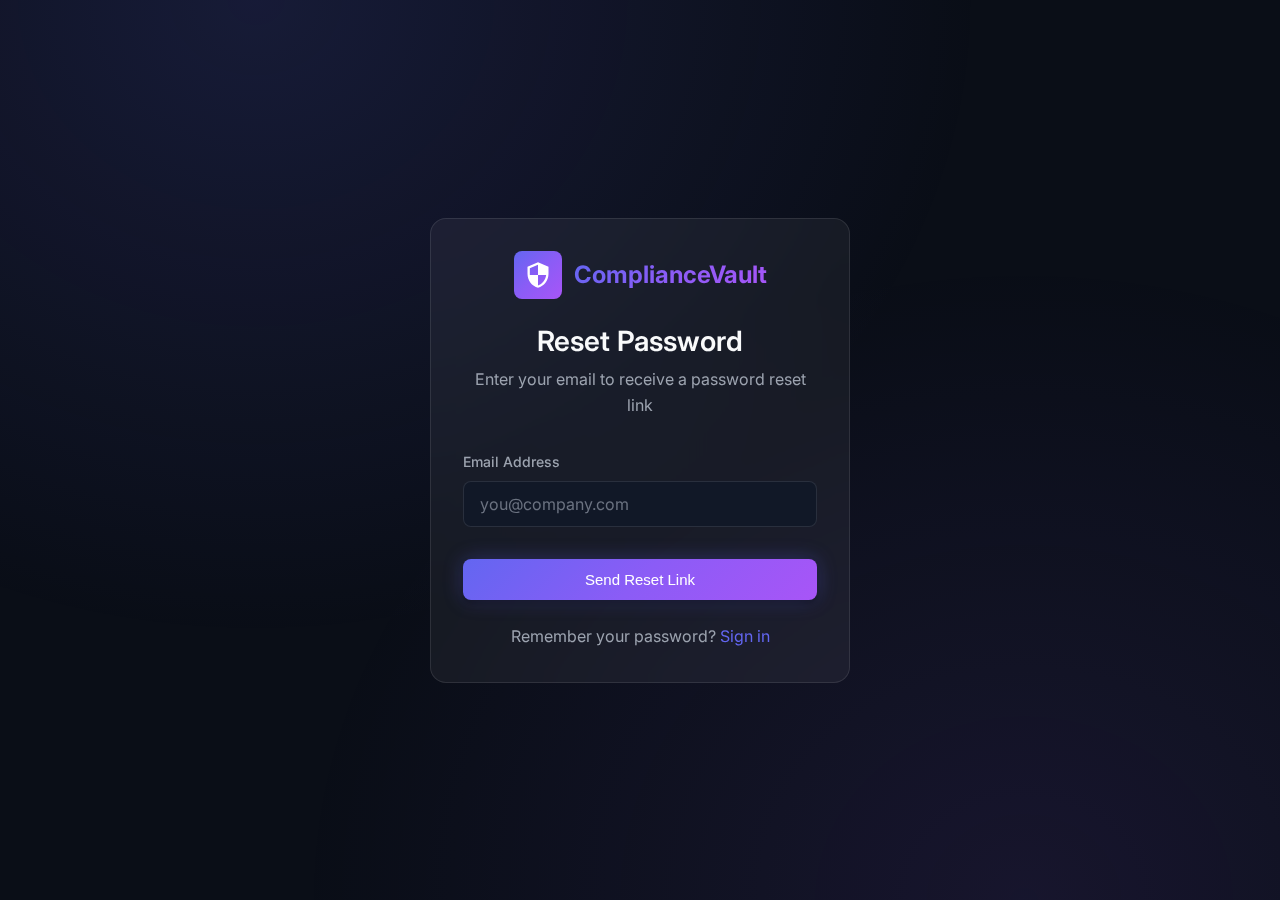
<file: frontend/auth/forgot-password.html>
<!DOCTYPE html>
<html lang="en">

<head>
    <meta charset="UTF-8">
    <meta name="viewport" content="width=device-width, initial-scale=1.0">
    <title>Reset Password - ComplianceVault</title>
    <link rel="preconnect" href="https://fonts.googleapis.com">
    <link rel="preconnect" href="https://fonts.gstatic.com" crossorigin>
    <link href="https://fonts.googleapis.com/css2?family=Inter:wght@300;400;500;600;700&display=swap" rel="stylesheet">
    <link rel="stylesheet" href="../css/styles.css">
    <style>
        .auth-page {
            min-height: 100vh;
            display: flex;
            align-items: center;
            justify-content: center;
            padding: 2rem;
        }

        .auth-card {
            width: 100%;
            max-width: 420px;
        }

        .auth-header {
            text-align: center;
            margin-bottom: 2rem;
        }

        .auth-logo {
            display: inline-flex;
            align-items: center;
            gap: 0.75rem;
            font-size: 1.5rem;
            font-weight: 700;
            margin-bottom: 1.5rem;
        }

        .logo-icon {
            width: 48px;
            height: 48px;
            background: var(--accent-gradient);
            border-radius: var(--radius-md);
            display: flex;
            align-items: center;
            justify-content: center;
        }

        .logo-icon svg {
            width: 28px;
            height: 28px;
            fill: white;
        }

        .auth-header h1 {
            font-size: 1.75rem;
            margin-bottom: 0.5rem;
        }

        .auth-header p {
            color: var(--text-secondary);
        }

        .auth-submit {
            width: 100%;
            margin-top: 0.5rem;
            margin-bottom: 1.5rem;
        }

        .auth-footer {
            text-align: center;
            color: var(--text-secondary);
        }

        .message-box {
            padding: 0.75rem 1rem;
            border-radius: var(--radius-md);
            margin-bottom: 1rem;
            display: none;
        }

        .message-box.show {
            display: block;
        }

        .message-box.error {
            background: var(--color-danger-bg);
            border: 1px solid var(--color-danger);
            color: var(--color-danger);
        }

        .message-box.success {
            background: var(--color-success-bg);
            border: 1px solid var(--color-success);
            color: var(--color-success);
        }
    </style>
</head>

<body>
    <div class="auth-page">
        <div class="glass-card auth-card">
            <div class="auth-header">
                <a href="/" class="auth-logo">
                    <div class="logo-icon">
                        <svg viewBox="0 0 24 24">
                            <path
                                d="M12 1L3 5v6c0 5.55 3.84 10.74 9 12 5.16-1.26 9-6.45 9-12V5l-9-4zm0 10.99h7c-.53 4.12-3.28 7.79-7 8.94V12H5V6.3l7-3.11v8.8z" />
                        </svg>
                    </div>
                    <span class="text-gradient">ComplianceVault</span>
                </a>
                <h1>Reset Password</h1>
                <p>Enter your email to receive a password reset link</p>
            </div>

            <div id="messageBox" class="message-box"></div>

            <form id="forgotForm">
                <div class="form-group">
                    <label class="form-label" for="email">Email Address</label>
                    <input type="email" id="email" class="form-input" placeholder="you@company.com" required>
                </div>

                <button type="submit" class="btn btn-primary auth-submit" id="submitBtn">
                    Send Reset Link
                </button>
            </form>

            <div class="auth-footer">
                Remember your password? <a href="login.html">Sign in</a>
            </div>
        </div>
    </div>

    <script type="module">
        import { auth } from '../js/api.js';

        const form = document.getElementById('forgotForm');
        const messageBox = document.getElementById('messageBox');
        const submitBtn = document.getElementById('submitBtn');

        form.addEventListener('submit', async (e) => {
            e.preventDefault();

            const email = document.getElementById('email').value;

            submitBtn.disabled = true;
            submitBtn.textContent = 'Sending...';
            messageBox.classList.remove('show', 'error', 'success');

            try {
                await auth.forgotPassword(email);
                messageBox.textContent = 'If an account exists with this email, you will receive a password reset link.';
                messageBox.classList.add('show', 'success');
                form.reset();
            } catch (error) {
                messageBox.textContent = error.message;
                messageBox.classList.add('show', 'error');
            }

            submitBtn.disabled = false;
            submitBtn.textContent = 'Send Reset Link';
        });
    </script>
</body>

</html>
</file>
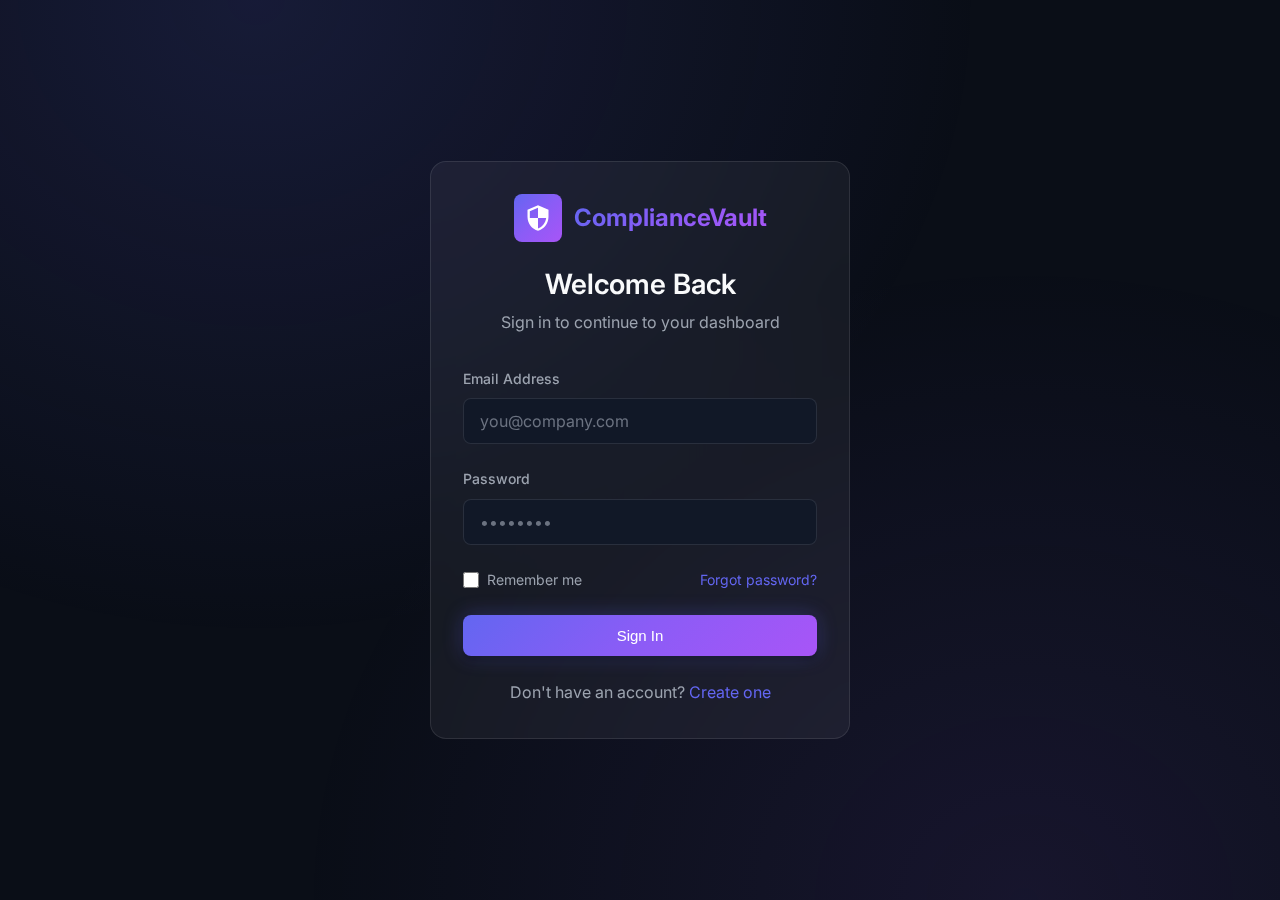
<file: frontend/auth/login.html>
<!DOCTYPE html>
<html lang="en">

<head>
    <meta charset="UTF-8">
    <meta name="viewport" content="width=device-width, initial-scale=1.0">
    <title>Login - ComplianceVault</title>
    <link rel="preconnect" href="https://fonts.googleapis.com">
    <link rel="preconnect" href="https://fonts.gstatic.com" crossorigin>
    <link href="https://fonts.googleapis.com/css2?family=Inter:wght@300;400;500;600;700&display=swap" rel="stylesheet">
    <link rel="stylesheet" href="../css/styles.css">
    <style>
        .auth-page {
            min-height: 100vh;
            display: flex;
            align-items: center;
            justify-content: center;
            padding: 2rem;
        }

        .auth-card {
            width: 100%;
            max-width: 420px;
        }

        .auth-header {
            text-align: center;
            margin-bottom: 2rem;
        }

        .auth-logo {
            display: inline-flex;
            align-items: center;
            gap: 0.75rem;
            font-size: 1.5rem;
            font-weight: 700;
            margin-bottom: 1.5rem;
        }

        .logo-icon {
            width: 48px;
            height: 48px;
            background: var(--accent-gradient);
            border-radius: var(--radius-md);
            display: flex;
            align-items: center;
            justify-content: center;
        }

        .logo-icon svg {
            width: 28px;
            height: 28px;
            fill: white;
        }

        .auth-header h1 {
            font-size: 1.75rem;
            margin-bottom: 0.5rem;
        }

        .auth-header p {
            color: var(--text-secondary);
        }

        .auth-form .form-group:last-of-type {
            margin-bottom: 1rem;
        }

        .form-footer {
            display: flex;
            justify-content: space-between;
            align-items: center;
            margin-bottom: 1.5rem;
        }

        .remember-me {
            display: flex;
            align-items: center;
            gap: 0.5rem;
            color: var(--text-secondary);
            font-size: 0.875rem;
        }

        .remember-me input[type="checkbox"] {
            width: 1rem;
            height: 1rem;
            accent-color: var(--accent-primary);
        }

        .forgot-link {
            font-size: 0.875rem;
        }

        .auth-submit {
            width: 100%;
            margin-bottom: 1.5rem;
        }

        .auth-divider {
            text-align: center;
            position: relative;
            margin: 1.5rem 0;
        }

        .auth-divider::before {
            content: '';
            position: absolute;
            left: 0;
            right: 0;
            top: 50%;
            height: 1px;
            background: var(--border-color);
        }

        .auth-divider span {
            background: var(--bg-primary);
            padding: 0 1rem;
            position: relative;
            color: var(--text-muted);
            font-size: 0.875rem;
        }

        .auth-footer {
            text-align: center;
            color: var(--text-secondary);
        }

        .error-message {
            background: var(--color-danger-bg);
            border: 1px solid var(--color-danger);
            color: var(--color-danger);
            padding: 0.75rem 1rem;
            border-radius: var(--radius-md);
            margin-bottom: 1rem;
            display: none;
        }

        .error-message.show {
            display: block;
        }
    </style>
</head>

<body>
    <div class="auth-page">
        <div class="glass-card auth-card">
            <div class="auth-header">
                <a href="/" class="auth-logo">
                    <div class="logo-icon">
                        <svg viewBox="0 0 24 24">
                            <path
                                d="M12 1L3 5v6c0 5.55 3.84 10.74 9 12 5.16-1.26 9-6.45 9-12V5l-9-4zm0 10.99h7c-.53 4.12-3.28 7.79-7 8.94V12H5V6.3l7-3.11v8.8z" />
                        </svg>
                    </div>
                    <span class="text-gradient">ComplianceVault</span>
                </a>
                <h1>Welcome Back</h1>
                <p>Sign in to continue to your dashboard</p>
            </div>

            <div id="errorMessage" class="error-message"></div>

            <form id="loginForm" class="auth-form">
                <div class="form-group">
                    <label class="form-label" for="email">Email Address</label>
                    <input type="email" id="email" class="form-input" placeholder="you@company.com" required>
                </div>

                <div class="form-group">
                    <label class="form-label" for="password">Password</label>
                    <input type="password" id="password" class="form-input" placeholder="••••••••" required>
                </div>

                <div class="form-footer">
                    <label class="remember-me">
                        <input type="checkbox" id="remember">
                        Remember me
                    </label>
                    <a href="forgot-password.html" class="forgot-link">Forgot password?</a>
                </div>

                <button type="submit" class="btn btn-primary auth-submit" id="submitBtn">
                    Sign In
                </button>
            </form>

            <div class="auth-footer">
                Don't have an account? <a href="register.html">Create one</a>
            </div>
        </div>
    </div>

    <script type="module">
        import { auth, isAuthenticated } from '../js/api.js';

        // Redirect if already logged in
        if (isAuthenticated()) {
            window.location.href = '../dashboard/';
        }

        const form = document.getElementById('loginForm');
        const errorMessage = document.getElementById('errorMessage');
        const submitBtn = document.getElementById('submitBtn');

        form.addEventListener('submit', async (e) => {
            e.preventDefault();

            const email = document.getElementById('email').value;
            const password = document.getElementById('password').value;

            submitBtn.disabled = true;
            submitBtn.textContent = 'Signing in...';
            errorMessage.classList.remove('show');

            try {
                await auth.login(email, password);
                window.location.href = '../dashboard/';
            } catch (error) {
                errorMessage.textContent = error.message;
                errorMessage.classList.add('show');
                submitBtn.disabled = false;
                submitBtn.textContent = 'Sign In';
            }
        });
    </script>
</body>

</html>
</file>
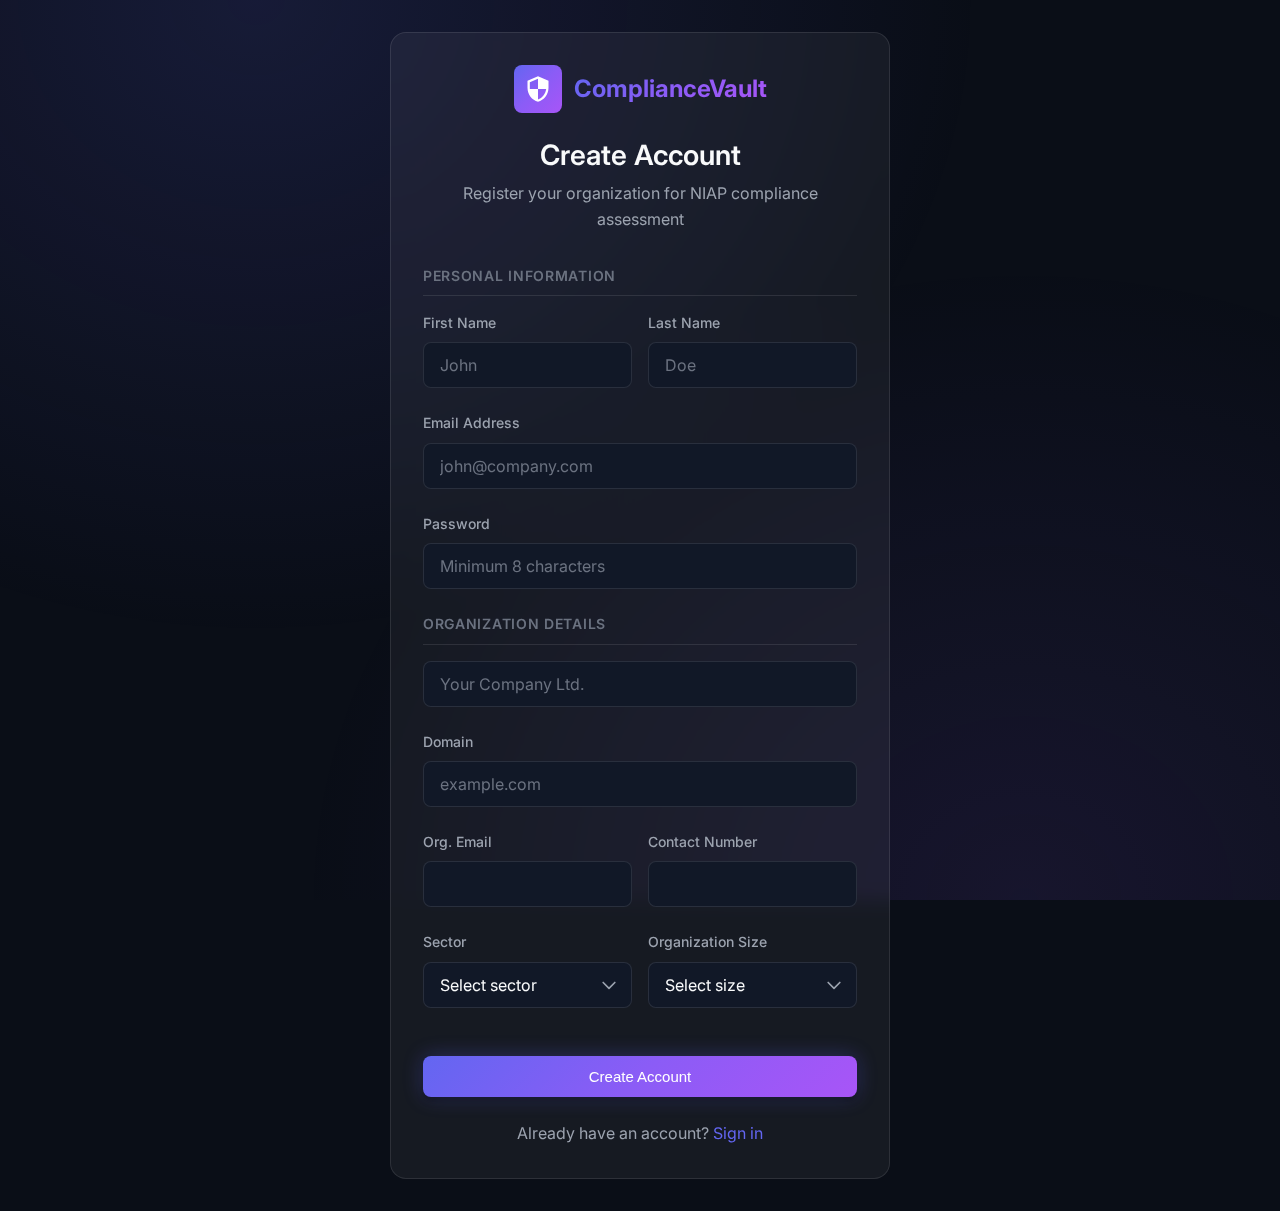
<file: frontend/auth/register.html>
<!DOCTYPE html>
<html lang="en">

<head>
    <meta charset="UTF-8">
    <meta name="viewport" content="width=device-width, initial-scale=1.0">
    <title>Register - ComplianceVault</title>
    <link rel="preconnect" href="https://fonts.googleapis.com">
    <link rel="preconnect" href="https://fonts.gstatic.com" crossorigin>
    <link href="https://fonts.googleapis.com/css2?family=Inter:wght@300;400;500;600;700&display=swap" rel="stylesheet">
    <link rel="stylesheet" href="../css/styles.css">
    <style>
        .auth-page {
            min-height: 100vh;
            display: flex;
            align-items: center;
            justify-content: center;
            padding: 2rem;
        }

        .auth-card {
            width: 100%;
            max-width: 500px;
        }

        .auth-header {
            text-align: center;
            margin-bottom: 2rem;
        }

        .auth-logo {
            display: inline-flex;
            align-items: center;
            gap: 0.75rem;
            font-size: 1.5rem;
            font-weight: 700;
            margin-bottom: 1.5rem;
        }

        .logo-icon {
            width: 48px;
            height: 48px;
            background: var(--accent-gradient);
            border-radius: var(--radius-md);
            display: flex;
            align-items: center;
            justify-content: center;
        }

        .logo-icon svg {
            width: 28px;
            height: 28px;
            fill: white;
        }

        .auth-header h1 {
            font-size: 1.75rem;
            margin-bottom: 0.5rem;
        }

        .auth-header p {
            color: var(--text-secondary);
        }

        .form-row {
            display: grid;
            grid-template-columns: 1fr 1fr;
            gap: 1rem;
        }

        .section-title {
            font-size: 0.875rem;
            font-weight: 600;
            color: var(--text-muted);
            text-transform: uppercase;
            letter-spacing: 0.05em;
            margin: 1.5rem 0 1rem;
            padding-bottom: 0.5rem;
            border-bottom: 1px solid var(--border-color);
        }

        .auth-submit {
            width: 100%;
            margin-top: 1.5rem;
            margin-bottom: 1.5rem;
        }

        .auth-footer {
            text-align: center;
            color: var(--text-secondary);
        }

        .error-message {
            background: var(--color-danger-bg);
            border: 1px solid var(--color-danger);
            color: var(--color-danger);
            padding: 0.75rem 1rem;
            border-radius: var(--radius-md);
            margin-bottom: 1rem;
            display: none;
        }

        .error-message.show {
            display: block;
        }

        @media (max-width: 500px) {
            .form-row {
                grid-template-columns: 1fr;
            }
        }
    </style>
</head>

<body>
    <div class="auth-page">
        <div class="glass-card auth-card">
            <div class="auth-header">
                <a href="/" class="auth-logo">
                    <div class="logo-icon">
                        <svg viewBox="0 0 24 24">
                            <path
                                d="M12 1L3 5v6c0 5.55 3.84 10.74 9 12 5.16-1.26 9-6.45 9-12V5l-9-4zm0 10.99h7c-.53 4.12-3.28 7.79-7 8.94V12H5V6.3l7-3.11v8.8z" />
                        </svg>
                    </div>
                    <span class="text-gradient">ComplianceVault</span>
                </a>
                <h1>Create Account</h1>
                <p>Register your organization for NIAP compliance assessment</p>
            </div>

            <div id="errorMessage" class="error-message"></div>

            <form id="registerForm">
                <div class="section-title">Personal Information</div>

                <div class="form-row">
                    <div class="form-group">
                        <label class="form-label" for="firstName">First Name</label>
                        <input type="text" id="firstName" class="form-input" placeholder="John" required>
                    </div>
                    <div class="form-group">
                        <label class="form-label" for="lastName">Last Name</label>
                        <input type="text" id="lastName" class="form-input" placeholder="Doe" required>
                    </div>
                </div>

                <div class="form-group">
                    <label class="form-label" for="email">Email Address</label>
                    <input type="email" id="email" class="form-input" placeholder="john@company.com" required>
                </div>

                <div class="form-group">
                    <label class="form-label" for="password">Password</label>
                    <input type="password" id="password" class="form-input" placeholder="Minimum 8 characters" required
                        minlength="8">
                </div>

                <div class="section-title">Organization Details</div>

                <div class="form-group">
                    <input type="text" id="orgName" class="form-input" placeholder="Your Company Ltd." required>
                </div>

                <div class="form-group">
                    <label class="form-label" for="orgDomain">Domain</label>
                    <input type="text" id="orgDomain" class="form-input" placeholder="example.com" required>
                </div>

                <div class="form-row">
                    <div class="form-group">
                        <label class="form-label" for="orgEmail">Org. Email</label>
                        <input type="email" id="orgEmail" class="form-input" required>
                    </div>
                    <div class="form-group">
                        <label class="form-label" for="orgPhone">Contact Number</label>
                        <input type="tel" id="orgPhone" class="form-input" required>
                    </div>
                </div>

                <div class="form-row">
                    <div class="form-group">
                        <label class="form-label" for="sector">Sector</label>
                        <select id="sector" class="form-input form-select">
                            <option value="">Select sector</option>
                            <option value="government">Government</option>
                            <option value="finance">Finance & Banking</option>
                            <option value="healthcare">Healthcare</option>
                            <option value="energy">Energy & Utilities</option>
                            <option value="telecom">Telecommunications</option>
                            <option value="education">Education</option>
                            <option value="retail">Retail & Commerce</option>
                            <option value="technology">Technology</option>
                            <option value="other">Other</option>
                        </select>
                    </div>
                    <div class="form-group">
                        <label class="form-label" for="size">Organization Size</label>
                        <select id="size" class="form-input form-select">
                            <option value="">Select size</option>
                            <option value="small">Small (1-50)</option>
                            <option value="medium">Medium (51-200)</option>
                            <option value="large">Large (201-1000)</option>
                            <option value="enterprise">Enterprise (1000+)</option>
                        </select>
                    </div>
                </div>

                <button type="submit" class="btn btn-primary auth-submit" id="submitBtn">
                    Create Account
                </button>
            </form>

            <div class="auth-footer">
                Already have an account? <a href="login.html">Sign in</a>
            </div>
        </div>
    </div>

    <script type="module">
        import { auth, isAuthenticated } from '../js/api.js';

        if (isAuthenticated()) {
            window.location.href = '../dashboard/';
        }

        const form = document.getElementById('registerForm');
        const errorMessage = document.getElementById('errorMessage');
        const submitBtn = document.getElementById('submitBtn');

        form.addEventListener('submit', async (e) => {
            e.preventDefault();

            const data = {
                email: document.getElementById('email').value,
                password: document.getElementById('password').value,
                first_name: document.getElementById('firstName').value,
                last_name: document.getElementById('lastName').value,
                organization_name: document.getElementById('orgName').value,
                organization_sector: document.getElementById('sector').value || null,
                organization_size: document.getElementById('size').value || null,
                organization_sector: document.getElementById('sector').value || null,
                organization_size: document.getElementById('size').value || null,
                organization_country: 'Qatar',
                organization_contact_email: document.getElementById('orgEmail').value,
                organization_contact_phone: document.getElementById('orgPhone').value,
                organization_domain: document.getElementById('orgDomain').value
            };

            submitBtn.disabled = true;
            submitBtn.textContent = 'Creating account...';
            errorMessage.classList.remove('show');

            try {
                await auth.register(data);
                window.location.href = '../dashboard/';
            } catch (error) {
                errorMessage.textContent = error.message;
                errorMessage.classList.add('show');
                submitBtn.disabled = false;
                submitBtn.textContent = 'Create Account';
            }
        });
    </script>
</body>

</html>
</file>
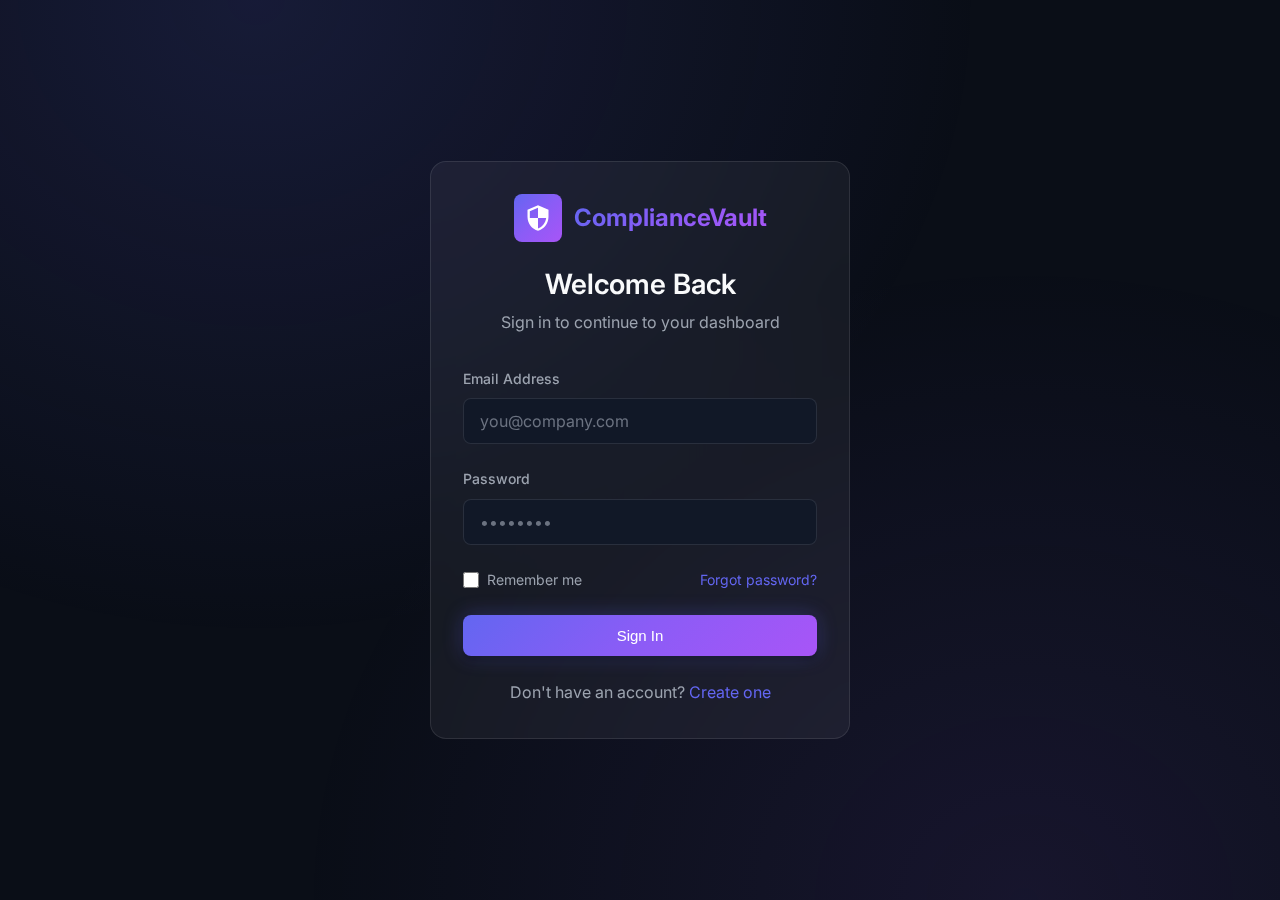
<file: frontend/dashboard/assessment.html>
<!DOCTYPE html>
<html lang="en">

<head>
    <meta charset="UTF-8">
    <meta name="viewport" content="width=device-width, initial-scale=1.0">
    <title>Control Assessment - NIA Policy 2.0 ComplianceVault</title>
    <link rel="preconnect" href="https://fonts.googleapis.com">
    <link rel="preconnect" href="https://fonts.gstatic.com" crossorigin>
    <link href="https://fonts.googleapis.com/css2?family=Inter:wght@300;400;500;600;700&display=swap" rel="stylesheet">
    <link rel="stylesheet" href="../css/styles.css">
    <style>
        .app-layout {
            display: flex;
            min-height: 100vh;
        }

        .sidebar {
            width: 260px;
            background: var(--bg-secondary);
            border-right: 1px solid var(--border-color);
            display: flex;
            flex-direction: column;
            position: fixed;
            top: 0;
            left: 0;
            bottom: 0;
            z-index: 100;
        }

        .sidebar-header {
            padding: 1.5rem;
            border-bottom: 1px solid var(--border-color);
        }

        .sidebar-logo {
            display: flex;
            align-items: center;
            gap: 0.75rem;
            font-size: 1.25rem;
            font-weight: 700;
        }

        .logo-icon {
            width: 36px;
            height: 36px;
            background: var(--accent-gradient);
            border-radius: var(--radius-sm);
            display: flex;
            align-items: center;
            justify-content: center;
        }

        .logo-icon svg {
            width: 20px;
            height: 20px;
            fill: white;
        }

        .sidebar-nav {
            flex: 1;
            padding: 1rem 0;
            overflow-y: auto;
        }

        .nav-section {
            padding: 0.5rem 1rem;
            margin-top: 0.5rem;
        }

        .nav-section-title {
            font-size: 0.75rem;
            font-weight: 600;
            color: var(--text-muted);
            text-transform: uppercase;
            letter-spacing: 0.05em;
            margin-bottom: 0.5rem;
        }

        .nav-link {
            display: flex;
            align-items: center;
            gap: 0.75rem;
            padding: 0.75rem 1rem;
            color: var(--text-secondary);
            border-radius: var(--radius-md);
            margin: 0.25rem 0.5rem;
            transition: all var(--transition-fast);
        }

        .nav-link:hover {
            background: var(--bg-glass);
            color: var(--text-primary);
        }

        .nav-link.active {
            background: var(--accent-gradient);
            color: white;
        }

        .nav-link svg {
            width: 20px;
            height: 20px;
            stroke: currentColor;
            fill: none;
            stroke-width: 2;
        }

        .sidebar-footer {
            padding: 1rem;
            border-top: 1px solid var(--border-color);
        }

        .user-info {
            display: flex;
            align-items: center;
            gap: 0.75rem;
            padding: 0.5rem;
        }

        .user-avatar {
            width: 40px;
            height: 40px;
            background: var(--accent-gradient);
            border-radius: var(--radius-full);
            display: flex;
            align-items: center;
            justify-content: center;
            font-weight: 600;
            color: white;
        }

        .user-details {
            flex: 1;
            min-width: 0;
        }

        .user-name {
            font-weight: 500;
            white-space: nowrap;
            overflow: hidden;
            text-overflow: ellipsis;
        }

        .user-role {
            font-size: 0.75rem;
            color: var(--text-muted);
            text-transform: capitalize;
        }

        .main-content {
            flex: 1;
            margin-left: 260px;
            padding: 2rem;
        }

        .page-header {
            margin-bottom: 2rem;
            display: flex;
            justify-content: space-between;
            align-items: flex-start;
        }

        .page-title {
            font-size: 1.75rem;
            margin-bottom: 0.5rem;
        }

        .page-subtitle {
            color: var(--text-secondary);
        }

        /* Filters */
        .filters-bar {
            display: flex;
            gap: 1rem;
            flex-wrap: wrap;
            margin-bottom: 1.5rem;
            padding: 1.25rem;
        }

        .filter-group {
            display: flex;
            flex-direction: column;
            gap: 0.375rem;
        }

        .filter-label {
            font-size: 0.75rem;
            font-weight: 500;
            color: var(--text-muted);
            text-transform: uppercase;
            letter-spacing: 0.05em;
        }

        .filter-input {
            padding: 0.5rem 0.75rem;
            font-size: 0.875rem;
            background: var(--bg-tertiary);
            border: 1px solid var(--border-color);
            border-radius: var(--radius-sm);
            color: var(--text-primary);
            min-width: 140px;
        }

        .filter-input:focus {
            outline: none;
            border-color: var(--accent-primary);
        }

        .search-input {
            flex: 1;
            min-width: 200px;
            max-width: 300px;
        }

        /* Controls Table */
        .controls-table {
            width: 100%;
            border-collapse: collapse;
        }

        .controls-table th,
        .controls-table td {
            padding: 1rem;
            text-align: left;
            border-bottom: 1px solid var(--border-color);
        }

        .controls-table th {
            background: var(--bg-secondary);
            font-weight: 600;
            font-size: 0.75rem;
            color: var(--text-muted);
            text-transform: uppercase;
            letter-spacing: 0.05em;
            position: sticky;
            top: 0;
        }

        .controls-table tr:hover {
            background: var(--bg-glass);
        }

        .control-code {
            font-family: var(--font-mono);
            font-weight: 600;
            color: var(--accent-primary);
        }

        .control-summary {
            max-width: 350px;
        }

        .control-summary h4 {
            font-size: 0.9375rem;
            margin-bottom: 0.25rem;
        }

        .control-summary p {
            font-size: 0.8125rem;
            color: var(--text-muted);
            display: -webkit-box;
            -webkit-line-clamp: 2;
            line-clamp: 2;
            -webkit-box-orient: vertical;
            overflow: hidden;
            word-break: break-word;
        }

        .status-select {
            padding: 0.5rem;
            background: var(--bg-tertiary);
            border: 1px solid var(--border-color);
            border-radius: var(--radius-sm);
            color: var(--text-primary);
            font-size: 0.875rem;
            min-width: 140px;
        }

        .status-select:disabled {
            opacity: 0.5;
            cursor: not-allowed;
        }

        .actions-cell {
            display: flex;
            gap: 0.5rem;
        }

        .action-btn {
            width: 32px;
            height: 32px;
            display: flex;
            align-items: center;
            justify-content: center;
            background: var(--bg-tertiary);
            border: 1px solid var(--border-color);
            border-radius: var(--radius-sm);
            color: var(--text-secondary);
            cursor: pointer;
            transition: all var(--transition-fast);
        }

        .action-btn:hover {
            background: var(--bg-glass);
            color: var(--text-primary);
            border-color: var(--border-color-hover);
        }

        .action-btn svg {
            width: 16px;
            height: 16px;
        }

        /* Control Detail Modal */
        .control-detail {
            max-width: 700px;
        }

        .detail-section {
            margin-bottom: 1.5rem;
        }

        .detail-section h4 {
            font-size: 0.875rem;
            color: var(--text-muted);
            margin-bottom: 0.5rem;
            text-transform: uppercase;
            letter-spacing: 0.05em;
        }

        .detail-content {
            color: var(--text-primary);
            line-height: 1.6;
        }

        .detail-grid {
            display: grid;
            grid-template-columns: repeat(3, 1fr);
            gap: 1rem;
        }

        .detail-item {
            background: var(--bg-tertiary);
            padding: 0.75rem;
            border-radius: var(--radius-sm);
        }

        .detail-item label {
            font-size: 0.75rem;
            color: var(--text-muted);
            display: block;
            margin-bottom: 0.25rem;
        }

        .detail-item span {
            font-weight: 500;
        }

        .mappings-list {
            display: flex;
            flex-wrap: wrap;
            gap: 0.5rem;
        }

        .mapping-badge {
            padding: 0.25rem 0.5rem;
            background: var(--bg-tertiary);
            border-radius: var(--radius-sm);
            font-size: 0.75rem;
            color: var(--text-secondary);
        }

        /* Feedback textarea */
        .feedback-input {
            width: 100%;
            min-height: 80px;
            padding: 0.75rem;
            background: var(--bg-tertiary);
            border: 1px solid var(--border-color);
            border-radius: var(--radius-md);
            color: var(--text-primary);
            font-family: inherit;
            font-size: 0.875rem;
            resize: vertical;
        }

        .feedback-input:focus {
            outline: none;
            border-color: var(--accent-primary);
        }

        /* Comments */
        .comments-section {
            margin-top: 1.5rem;
            padding-top: 1.5rem;
            border-top: 1px solid var(--border-color);
        }

        .comment-item {
            padding: 0.75rem;
            background: var(--bg-tertiary);
            border-radius: var(--radius-md);
            margin-bottom: 0.75rem;
        }

        .comment-header {
            display: flex;
            justify-content: space-between;
            margin-bottom: 0.5rem;
        }

        .comment-author {
            font-weight: 500;
        }

        .comment-time {
            font-size: 0.75rem;
            color: var(--text-muted);
        }

        .comment-content {
            font-size: 0.875rem;
            color: var(--text-secondary);
        }

        .add-comment {
            display: flex;
            gap: 0.75rem;
            margin-top: 1rem;
        }

        .add-comment input {
            flex: 1;
        }

        /* Pagination */
        .pagination {
            display: flex;
            justify-content: center;
            align-items: center;
            gap: 0.5rem;
            margin-top: 2rem;
        }

        .page-info {
            padding: 0 1rem;
            color: var(--text-muted);
        }

        /* Empty state */
        .empty-state {
            text-align: center;
            padding: 4rem 2rem;
            color: var(--text-muted);
        }

        .empty-state svg {
            width: 64px;
            height: 64px;
            margin-bottom: 1rem;
            opacity: 0.5;
        }

        @media (max-width: 768px) {
            .sidebar {
                transform: translateX(-100%);
            }

            .main-content {
                margin-left: 0;
            }

            .filters-bar {
                flex-direction: column;
            }

            .filter-group {
                width: 100%;
            }

            .filter-input,
            .search-input {
                width: 100%;
                max-width: none;
            }
        }
    </style>
</head>

<body>
    <div class="app-layout">
        <!-- Sidebar (same as dashboard) -->
        <aside class="sidebar">
            <div class="sidebar-header">
                <a href="/" class="sidebar-logo">
                    <div class="logo-icon">
                        <svg viewBox="0 0 24 24">
                            <path
                                d="M12 1L3 5v6c0 5.55 3.84 10.74 9 12 5.16-1.26 9-6.45 9-12V5l-9-4zm0 10.99h7c-.53 4.12-3.28 7.79-7 8.94V12H5V6.3l7-3.11v8.8z" />
                        </svg>
                    </div>
                    <span class="text-gradient">ComplianceVault</span>
                </a>
            </div>
            <nav class="sidebar-nav">
                <div class="nav-section">
                    <div class="nav-section-title">Overview</div>
                    <a href="index.html" class="nav-link">
                        <svg viewBox="0 0 24 24">
                            <path d="M3 9l9-7 9 7v11a2 2 0 01-2 2H5a2 2 0 01-2-2z" />
                            <polyline points="9 22 9 12 15 12 15 22" />
                        </svg>
                        Dashboard
                    </a>
                </div>
                <div class="nav-section">
                    <div class="nav-section-title">Assessment</div>
                    <a href="assessment.html" class="nav-link active">
                        <svg viewBox="0 0 24 24">
                            <path d="M9 11l3 3L22 4" />
                            <path d="M21 12v7a2 2 0 01-2 2H5a2 2 0 01-2-2V5a2 2 0 012-2h11" />
                        </svg>
                        Controls
                    </a>
                    <a href="domains.html" class="nav-link">
                        <svg viewBox="0 0 24 24">
                            <rect x="3" y="3" width="7" height="7" />
                            <rect x="14" y="3" width="7" height="7" />
                            <rect x="14" y="14" width="7" height="7" />
                            <rect x="3" y="14" width="7" height="7" />
                        </svg>
                        Domains
                    </a>
                    <a href="bia.html" class="nav-link" id="navBia">
                        <svg viewBox="0 0 24 24" fill="none" stroke="currentColor" stroke-width="2"
                            stroke-linecap="round" stroke-linejoin="round">
                            <polygon points="12 2 2 7 12 12 22 7 12 2" />
                            <polyline points="2 17 12 22 22 17" />
                            <polyline points="2 12 12 17 22 12" />
                        </svg>
                        Business Impact
                    </a>
                </div>
                <div class="nav-section">
                    <div class="nav-section-title">Management</div>
                    <a href="history.html" class="nav-link">
                        <svg viewBox="0 0 24 24">
                            <circle cx="12" cy="12" r="10" />
                            <polyline points="12 6 12 12 16 14" />
                        </svg>
                        Change Log
                    </a>
                    <a href="users.html" class="nav-link" id="navTeam">
                        <svg viewBox="0 0 24 24">
                            <path d="M17 21v-2a4 4 0 00-4-4H5a4 4 0 00-4 4v2" />
                            <circle cx="9" cy="7" r="4" />
                            <path d="M23 21v-2a4 4 0 00-3-3.87" />
                            <path d="M16 3.13a4 4 0 010 7.75" />
                        </svg>
                        Team
                    </a>
                </div>
            </nav>
            <div class="sidebar-footer">
                <div class="user-info">
                    <div class="user-avatar" id="userAvatar">U</div>
                    <div class="user-details">
                        <div class="user-name" id="userName">Loading...</div>
                        <div class="user-role" id="userRole">-</div>
                    </div>
                    <button class="btn btn-icon btn-ghost" id="logoutBtn" title="Logout">
                        <svg width="18" height="18" viewBox="0 0 24 24" fill="none" stroke="currentColor"
                            stroke-width="2">
                            <path d="M9 21H5a2 2 0 01-2-2V5a2 2 0 012-2h4" />
                            <polyline points="16 17 21 12 16 7" />
                            <line x1="21" y1="12" x2="9" y2="12" />
                        </svg>
                    </button>
                </div>
            </div>
        </aside>

        <main class="main-content">
            <div class="page-header">
                <div>
                    <h1 class="page-title">Control Assessment</h1>
                    <p class="page-subtitle">Evaluate and document your compliance status</p>
                </div>
                <div id="controlStats" class="text-muted">Loading...</div>
            </div>

            <!-- Filters -->
            <div class="glass-card filters-bar">
                <div class="filter-group search-input">
                    <label class="filter-label">Search</label>
                    <input type="text" id="searchInput" class="filter-input" placeholder="Search controls...">
                </div>
                <div class="filter-group">
                    <label class="filter-label">Domain</label>
                    <select id="domainFilter" class="filter-input">
                        <option value="">All Domains</option>
                    </select>
                </div>
                <div class="filter-group">
                    <label class="filter-label">Section</label>
                    <select id="sectionFilter" class="filter-input">
                        <option value="">All Sections</option>
                    </select>
                </div>
                <div class="filter-group">
                    <label class="filter-label">Baseline</label>
                    <select id="baselineFilter" class="filter-input">
                        <option value="">All Controls</option>
                        <option value="true">Baseline Only</option>
                        <option value="false">Additional Only</option>
                    </select>
                </div>
                <div class="filter-group">
                    <label class="filter-label">Type</label>
                    <select id="typeFilter" class="filter-input">
                        <option value="">All Types</option>
                        <option value="deter">Deter</option>
                        <option value="avoid">Avoid</option>
                        <option value="prevent">Prevent</option>
                        <option value="detect">Detect</option>
                        <option value="react">React</option>
                        <option value="recover">Recover</option>
                    </select>
                </div>
                <div class="filter-group">
                    <label class="filter-label">Objective</label>
                    <select id="objectiveFilter" class="filter-input">
                        <option value="">All Objectives</option>
                        <option value="confidentiality">Confidentiality</option>
                        <option value="integrity">Integrity</option>
                        <option value="availability">Availability</option>
                    </select>
                </div>
                <div class="filter-group">
                    <label class="filter-label">Status</label>
                    <select id="statusFilter" class="filter-input">
                        <option value="">All Statuses</option>
                        <option value="not_evaluated">Not Evaluated</option>
                        <option value="fully_applied">Fully Applied</option>
                        <option value="partially_applied">Partially Applied</option>
                        <option value="low_applied">Low Applied</option>
                        <option value="not_applied">Not Applied</option>
                    </select>
                </div>
            </div>

            <!-- Controls Table -->
            <div class="glass-card table-container">
                <table class="controls-table">
                    <thead>
                        <tr>
                            <th>Code</th>
                            <th>Control</th>
                            <th>Domain</th>
                            <th>Status</th>
                            <th>Actions</th>
                        </tr>
                    </thead>
                    <tbody id="controlsTableBody">
                        <tr>
                            <td colspan="5" class="empty-state">
                                <div class="loading-spinner"></div>
                                <p>Loading controls...</p>
                            </td>
                        </tr>
                    </tbody>
                </table>
            </div>

            <!-- Pagination -->
            <div class="pagination">
                <button class="btn btn-secondary btn-sm" id="prevPage" disabled>Previous</button>
                <span class="page-info" id="pageInfo">Page 1</span>
                <button class="btn btn-secondary btn-sm" id="nextPage">Next</button>
            </div>
        </main>
    </div>

    <!-- Control Detail Modal -->
    <div class="modal-backdrop" id="controlModal">
        <div class="modal control-detail">
            <div class="modal-header">
                <h3 id="modalTitle">Control Details</h3>
                <button class="btn btn-icon btn-ghost" id="closeModal">
                    <svg width="20" height="20" viewBox="0 0 24 24" fill="none" stroke="currentColor" stroke-width="2">
                        <line x1="18" y1="6" x2="6" y2="18" />
                        <line x1="6" y1="6" x2="18" y2="18" />
                    </svg>
                </button>
            </div>
            <div class="modal-body" id="modalBody">
                <!-- Populated by JS -->
            </div>
            <div class="modal-footer">
                <button class="btn btn-secondary" id="cancelModal">Cancel</button>
                <button class="btn btn-primary" id="saveEvaluation">Save Evaluation</button>
            </div>
        </div>
    </div>

    <script type="module">
        import { auth, controls, evaluations, isAuthenticated, getUser, bia } from '../js/api.js';

        if (!isAuthenticated()) {
            window.location.href = '../auth/login.html';
        }

        const user = getUser();
        if (user) {
            document.getElementById('userAvatar').textContent = (user.first_name?.[0] || user.email[0]).toUpperCase();
            document.getElementById('userName').textContent = user.first_name ? `${user.first_name} ${user.last_name || ''}` : user.email;
            document.getElementById('userRole').textContent = user.role;

            // Hide admin-only nav links for non-admin users
            if (user.role !== 'admin') {
                document.getElementById('navBia')?.remove();
                document.getElementById('navTeam')?.remove();
            }
        }

        document.getElementById('logoutBtn').addEventListener('click', () => auth.logout());

        const canEvaluate = ['admin', 'auditor'].includes(user?.role);
        const canComment = ['admin', 'auditor', 'commenter'].includes(user?.role);

        let currentPage = 0;
        const pageSize = 50;
        let allData = [];
        let currentControl = null;

        // Load domains and sections for filters
        async function loadDomains() {
            try {
                const domains = await controls.getDomains();
                const select = document.getElementById('domainFilter');
                domains.forEach(d => {
                    const option = document.createElement('option');
                    option.value = d.domain_code;
                    option.textContent = `${d.domain_code} - ${d.domain}`;
                    select.appendChild(option);
                });
            } catch (error) {
                console.error('Failed to load domains:', error);
            }
        }



        // Load evaluations
        async function loadEvaluations() {
            const tbody = document.getElementById('controlsTableBody');
            tbody.innerHTML = '<tr><td colspan="5" class="text-center"><div class="loading-spinner" style="margin:2rem auto"></div></td></tr>';

            try {
                const params = {
                    skip: currentPage * pageSize,
                    limit: pageSize
                };

                const domainFilter = document.getElementById('domainFilter')?.value;
                const sectionFilter = document.getElementById('sectionFilter')?.value;
                const objectiveFilter = document.getElementById('objectiveFilter')?.value;
                const typeFilter = document.getElementById('typeFilter')?.value;
                const baselineFilter = document.getElementById('baselineFilter')?.value;
                const statusFilter = document.getElementById('statusFilter')?.value;
                const search = document.getElementById('searchInput')?.value;

                if (domainFilter) params.domain_code = domainFilter;
                if (sectionFilter) params.section = sectionFilter;
                if (objectiveFilter) params.objective = objectiveFilter;
                if (typeFilter) params.type = typeFilter;
                if (baselineFilter) params.is_baseline = baselineFilter;
                if (statusFilter) params.status_filter = statusFilter;
                if (search) params.search = search;

                allData = await evaluations.list(params);

                document.getElementById('controlStats').textContent = `Showing ${allData.length} controls`;

                if (allData.length === 0) {
                    tbody.innerHTML = '<tr><td colspan="6" class="empty-state"><p>No controls found</p></td></tr>';
                    return;
                }

                tbody.innerHTML = allData.map(item => {
                    const control = item.control;
                    const eval_ = item.evaluation;
                    const status = eval_?.status || 'not_evaluated';

                    const statusColors = {
                        'fully_applied': 'success',
                        'partially_applied': 'warning',
                        'low_applied': 'secondary',
                        'not_applied': 'danger',
                        'not_evaluated': 'neutral'
                    };

                    const statusLabels = {
                        'fully_applied': 'Fully Applied',
                        'partially_applied': 'Partially Applied',
                        'low_applied': 'Low Applied',
                        'not_applied': 'Not Applied',
                        'not_evaluated': 'Not Evaluated'
                    };

                    return `
                        <tr data-code="${control.control_code}">
                            <td>
                                <span class="control-code">${control.control_code}</span>
                                ${control.is_baseline ? '<span class="badge badge-info" style="margin-left:0.5rem">Baseline</span>' : ''}
                            </td>
                            <td class="control-summary">
                                <h4>${(control.control_summary && control.control_summary.trim()) ? control.control_summary : (control.control_statement ? (control.control_statement.substring(0, 200) + (control.control_statement.length > 200 ? '...' : '')) : 'No description available')}</h4>
                            </td>
                            <td><span class="badge badge-neutral" title="${control.domain}">${control.domain_code}</span></td>
                            <td><span class="badge badge-${statusColors[status]}">${statusLabels[status]}</span></td>
                            <td>
                                <button class="action-btn view-btn" data-code="${control.control_code}" title="View Details">
                                    <svg viewBox="0 0 24 24" fill="none" stroke="currentColor" stroke-width="2">
                                        <path d="M1 12s4-8 11-8 11 8 11 8-4 8-11 8-11-8-11-8z"/>
                                        <circle cx="12" cy="12" r="3"/>
                                    </svg>
                                </button>
                            </td>
                        </tr>
                    `;
                }).join('');

                // Update pagination
                document.getElementById('prevPage').disabled = currentPage === 0;
                document.getElementById('nextPage').disabled = allData.length < pageSize;
                document.getElementById('pageInfo').textContent = `Page ${currentPage + 1}`;

                // Add event listeners for view buttons only
                document.querySelectorAll('.view-btn').forEach(btn => {
                    btn.addEventListener('click', () => openControlModal(btn.dataset.code));
                });

            } catch (error) {
                console.error('Failed to load evaluations:', error);
                tbody.innerHTML = '<tr><td colspan="6" class="empty-state"><p>Failed to load controls</p></td></tr>';
            }
        }

        // Open control detail modal
        async function openControlModal(controlCode) {
            const modal = document.getElementById('controlModal');
            const body = document.getElementById('modalBody');

            try {
                const control = await controls.get(controlCode);
                const evalData = await evaluations.get(controlCode);
                currentControl = { control, evaluation: evalData.evaluation };

                document.getElementById('modalTitle').textContent = `${control.control_code} - ${control.control_summary || 'Control Details'}`;

                body.innerHTML = `
                    <div class="detail-section">
                        <h4>Control Statement</h4>
                        <div class="detail-content">${control.control_statement || 'No statement available'}</div>
                    </div>
                    
                    <div class="detail-section">
                        <h4>Description</h4>
                        <div class="detail-content">${control.control_description || 'No description available'}</div>
                    </div>
                    
                    <div class="detail-section">
                        <h4>Properties</h4>
                        <div class="detail-grid">
                            <div class="detail-item">
                                <label>Domain</label>
                                <span>${control.domain} (${control.domain_code})</span>
                            </div>
                            <div class="detail-item">
                                <label>Baseline</label>
                                <span>${control.is_baseline ? 'Yes' : 'No'}</span>
                            </div>
                            <div class="detail-item">
                                <label>Section</label>
                                <span>${control.section}</span>
                            </div>
                            <div class="detail-item">
                                <label>Types</label>
                                <span>${[
                        control.type_deter && 'Deter',
                        control.type_avoid && 'Avoid',
                        control.type_prevent && 'Prevent',
                        control.type_detect && 'Detect',
                        control.type_react && 'React',
                        control.type_recover && 'Recover'
                    ].filter(Boolean).join(', ') || 'None'}</span>
                            </div>
                            <div class="detail-item">
                                <label>Objectives</label>
                                <span>${[
                        control.obj_confidentiality && 'Confidentiality',
                        control.obj_integrity && 'Integrity',
                        control.obj_availability && 'Availability'
                    ].filter(Boolean).join(', ') || 'None'}</span>
                            </div>
                        </div>
                    </div>
                    
                    ${control.iso27001_2013 || control.pci_dss_v31 ? `
                    <div class="detail-section">
                        <h4>Framework Mappings</h4>
                        <div class="mappings-list">
                            ${control.iso27001_2013 ? `<span class="mapping-badge">ISO 27001: ${control.iso27001_2013}</span>` : ''}
                            ${control.pci_dss_v31 ? `<span class="mapping-badge">PCI-DSS: ${control.pci_dss_v31}</span>` : ''}
                            ${control.sp_800_53_rev4 ? `<span class="mapping-badge">NIST: ${control.sp_800_53_rev4}</span>` : ''}
                        </div>
                    </div>
                    ` : ''}
                    
                    <div class="detail-section">
                        <h4>Evaluation</h4>
                        <div class="form-group">
                            <label class="form-label">Status</label>
                            <select id="evalStatus" class="form-input form-select" ${!canEvaluate ? 'disabled' : ''}>
                                <option value="not_evaluated" ${evalData.evaluation?.status === 'not_evaluated' ? 'selected' : ''}>Not Evaluated</option>
                                <option value="fully_applied" ${evalData.evaluation?.status === 'fully_applied' ? 'selected' : ''}>Fully Applied</option>
                                <option value="partially_applied" ${evalData.evaluation?.status === 'partially_applied' ? 'selected' : ''}>Partially Applied</option>
                                <option value="low_applied" ${evalData.evaluation?.status === 'low_applied' ? 'selected' : ''}>Low Applied</option>
                                <option value="not_applied" ${evalData.evaluation?.status === 'not_applied' ? 'selected' : ''}>Not Applied</option>
                            </select>
                        </div>
                        <div class="form-group">
                            <label class="form-label">Feedback ${canEvaluate && !evalData.evaluation?.feedback ? '<span style="color:var(--color-danger)">*</span>' : ''}</label>
                            <textarea id="evalFeedback" class="feedback-input" placeholder="${!evalData.evaluation?.feedback ? 'Feedback required for first evaluation...' : 'Add your assessment notes...'}" ${!canEvaluate ? 'disabled' : ''}>${evalData.evaluation?.feedback || ''}</textarea>
                            ${!evalData.evaluation?.feedback ? '<small class="text-muted">Required for first evaluation only</small>' : '<small class="text-muted">Optional - feedback already provided</small>'}
                        </div>
                        <div class="form-group">
                            <label class="form-label">Evidence (Optional)</label>
                            <div id="evidenceList" style="margin-bottom:0.75rem"></div>
                            ${canEvaluate ? `
                            <input type="file" id="evidenceFile" class="form-input" accept=".jpg,.jpeg,.png,.pdf" multiple>
                            <small class="text-muted">Upload evidence files (JPG, PNG, PDF only). Optional.</small>
                            ` : ''}
                        </div>
                    </div>
                    
                    <div class="comments-section">
                        <h4 style="margin-bottom:1rem">Comments</h4>
                        <div id="commentsList"></div>
                        ${canComment ? `
                        <div class="add-comment">
                            <input type="text" id="newComment" class="form-input" placeholder="Add a comment...">
                            <button class="btn btn-primary btn-sm" id="addCommentBtn">Add</button>
                        </div>
                        ` : ''}
                    </div>
                `;

                // Load comments and evidence
                loadComments(controlCode);
                loadEvidence(controlCode);

                // Add comment handler
                const addBtn = document.getElementById('addCommentBtn');
                if (addBtn) {
                    addBtn.addEventListener('click', async () => {
                        const input = document.getElementById('newComment');
                        if (input.value.trim()) {
                            try {
                                await evaluations.addComment(controlCode, input.value);
                                input.value = '';
                                loadComments(controlCode);
                            } catch (error) {
                                alert('Failed to add comment: ' + error.message);
                            }
                        }
                    });
                }

                modal.classList.add('active');

            } catch (error) {
                console.error('Failed to load control:', error);
                alert('Failed to load control details');
            }
        }

        async function loadComments(controlCode) {
            const list = document.getElementById('commentsList');
            try {
                const comments = await evaluations.getComments(controlCode);
                if (comments.length === 0) {
                    list.innerHTML = '<p class="text-muted text-sm">No comments yet</p>';
                    return;
                }
                list.innerHTML = comments.map(c => `
                    <div class="comment-item">
                        <div class="comment-header">
                            <span class="comment-author">${c.user_name || 'Unknown'} <span class="badge badge-neutral" style="font-size:0.625rem">${c.user_role}</span></span>
                            <span class="comment-time">${new Date(c.created_at).toLocaleString()}</span>
                        </div>
                        <div class="comment-content">${c.content}</div>
                    </div>
                `).join('');
            } catch (error) {
                list.innerHTML = '<p class="text-muted text-sm">Failed to load comments</p>';
            }
        }

        async function loadEvidence(controlCode) {
            const list = document.getElementById('evidenceList');
            if (!list) return;

            try {
                const evidence = await evaluations.getEvidence(controlCode);
                if (evidence.length === 0) {
                    list.innerHTML = '<p class="text-muted text-sm">No evidence uploaded yet</p>';
                    return;
                }
                list.innerHTML = evidence.map(e => `
                    <div style="display:flex;justify-content:space-between;align-items:center;padding:0.75rem;background:var(--bg-tertiary);border-radius:var(--radius-sm);margin-bottom:0.5rem;border:1px solid var(--border-color)">
                        <div style="flex:1">
                            <div style="font-size:0.875rem;font-weight:500;color:var(--text-primary);margin-bottom:0.25rem">${e.file_name}</div>
                            <div style="font-size:0.75rem;color:var(--text-muted)">${(e.file_size / 1024).toFixed(1)} KB • ${e.file_type}</div>
                        </div>
                        <div style="display:flex;gap:0.5rem">
                            <button class="btn btn-primary btn-sm" onclick="viewEvidence('${controlCode}', '${e.id}')" title="Preview">View</button>
                            <button class="btn btn-secondary btn-sm" onclick="downloadEvidence('${controlCode}', '${e.id}', '${e.file_name}')" title="Download">Download</button>
                            ${canEvaluate ? `<button class="btn btn-danger btn-sm" onclick="deleteEvidence('${controlCode}', '${e.id}')">Delete</button>` : ''}
                        </div>
                    </div>
                `).join('');
            } catch (error) {
                list.innerHTML = '<p class="text-muted text-sm">Failed to load evidence</p>';
            }
        }

        window.deleteEvidence = async function (controlCode, evidenceId) {
            if (!confirm('Delete this evidence file?')) return;
            try {
                await evaluations.deleteEvidence(controlCode, evidenceId);
                loadEvidence(controlCode);
            } catch (error) {
                alert('Failed to delete evidence: ' + error.message);
            }
        }

        // Modal handlers
        document.getElementById('closeModal').addEventListener('click', () => {
            document.getElementById('controlModal').classList.remove('active');
        });
        document.getElementById('cancelModal').addEventListener('click', () => {
            document.getElementById('controlModal').classList.remove('active');
        });
        document.getElementById('saveEvaluation').addEventListener('click', async () => {
            if (!canEvaluate || !currentControl) return;

            const status = document.getElementById('evalStatus').value;
            const feedback = document.getElementById('evalFeedback').value.trim();
            const fileInput = document.getElementById('evidenceFile');
            const hasExistingFeedback = currentControl.evaluation?.feedback;

            // Validate: feedback required only for first evaluation
            if (!hasExistingFeedback && !feedback) {
                alert('Feedback is required for the first evaluation of this control.');
                return;
            }

            try {
                // Upload evidence files if any (optional)
                if (fileInput && fileInput.files.length > 0) {
                    for (const file of fileInput.files) {
                        // Validate MIME type on client side
                        const allowedTypes = ['image/jpeg', 'image/png', 'application/pdf'];
                        if (!allowedTypes.includes(file.type)) {
                            alert(`Invalid file type: ${file.name}. Only JPG, PNG, and PDF files are allowed.`);
                            return;
                        }
                        await evaluations.uploadEvidence(currentControl.control.control_code, file);
                    }
                }

                // Update evaluation (use existing feedback if not changed)
                const finalFeedback = feedback || currentControl.evaluation?.feedback || '';
                await evaluations.update(currentControl.control.control_code, { status, feedback: finalFeedback });
                document.getElementById('controlModal').classList.remove('active');
                loadEvaluations();
            } catch (error) {
                alert('Failed to save: ' + error.message);
            }
        });

        // Filters


        // Check for domain filter from URL
        const urlParams = new URLSearchParams(window.location.search);
        const domainParam = urlParams.get('domain');
        if (domainParam) {
            document.getElementById('domainFilter').value = domainParam;
        }

        let searchTimeout;
        document.getElementById('searchInput').addEventListener('input', () => {
            clearTimeout(searchTimeout);
            searchTimeout = setTimeout(() => { currentPage = 0; loadEvaluations(); }, 300);
        });

        // Pagination
        document.getElementById('prevPage').addEventListener('click', () => {
            if (currentPage > 0) { currentPage--; loadEvaluations(); }
        });
        document.getElementById('nextPage').addEventListener('click', () => {
            currentPage++;
            loadEvaluations();
        });

        // Initial load


        // Load sections from domains API to ensure we get all unique sections
        async function loadSections() {
            const select = document.getElementById('sectionFilter');
            if (!select) return;

            try {
                // Fetch domains which includes section info
                const domains = await controls.getDomains();

                // Extract unique sections
                const sections = [...new Set(domains.map(d => d.section).filter(Boolean))].sort();

                // Preserve current selection if any
                const currentValue = select.value;

                select.innerHTML = '<option value="">All Sections</option>' +
                    sections.map(s => `<option value="${s}">${s}</option>`).join('');

                if (currentValue && sections.includes(currentValue)) {
                    select.value = currentValue;
                }
            } catch (error) {
                console.error('Failed to load sections:', error);
            }
        }

        // Evidence functions
        // Evidence functions
        window.viewEvidence = async function (controlCode, evidenceId) {
            const token = localStorage.getItem('cv_token');
            if (!token) {
                window.location.href = '../auth/login.html';
                return;
            }

            try {
                const response = await fetch(`${window.location.origin}/api/evaluations/${controlCode}/evidence/${evidenceId}/download`, {
                    headers: {
                        'Authorization': `Bearer ${token}`
                    }
                });

                if (!response.ok) {
                    throw new Error(await response.text() || 'Failed to fetch file');
                }

                const blob = await response.blob();
                const url = window.URL.createObjectURL(blob);
                window.open(url, '_blank');

                // Cleanup URL after a delay
                setTimeout(() => window.URL.revokeObjectURL(url), 60000);
            } catch (error) {
                console.error('View error:', error);
                alert('Failed to open evidence file: ' + error.message);
            }
        }

        window.downloadEvidence = async function (controlCode, evidenceId, fileName) {
            const token = localStorage.getItem('cv_token');
            if (!token) {
                window.location.href = '../auth/login.html';
                return;
            }

            try {
                const response = await fetch(`${window.location.origin}/api/evaluations/${controlCode}/evidence/${evidenceId}/download`, {
                    headers: {
                        'Authorization': `Bearer ${token}`
                    }
                });

                if (!response.ok) {
                    throw new Error(await response.text() || 'Failed to download file');
                }

                const blob = await response.blob();
                const url = window.URL.createObjectURL(blob);

                const a = document.createElement('a');
                a.href = url;
                a.download = fileName;
                document.body.appendChild(a);
                a.click();
                document.body.removeChild(a);

                // Cleanup
                window.URL.revokeObjectURL(url);
            } catch (error) {
                console.error('Download error:', error);
                alert('Failed to download evidence file: ' + error.message);
            }
        }

        // Initialize page with URL parameters
        function initializeFilters() {
            const urlParams = new URLSearchParams(window.location.search);
            const domainParam = urlParams.get('domain');

            if (domainParam) {
                // Wait for domains to be loaded
                const domainSelect = document.getElementById('domainFilter');
                if (domainSelect) {
                    domainSelect.value = domainParam;
                }
            }
        }

        // Debounce function for performance
        function debounce(func, wait) {
            let timeout;
            return function executedFunction(...args) {
                const later = () => {
                    clearTimeout(timeout);
                    func(...args);
                };
                clearTimeout(timeout);
                timeout = setTimeout(later, wait);
            };
        }

        // Initialize
        Promise.all([loadDomains(), loadSections()]).then(async () => {
            initializeFilters();
            await checkCompliance(); // Check BIA status
            loadEvaluations();
        });

        async function checkCompliance() {
            try {
                const compliance = await bia.getComplianceLevel();
                const user = getUser();

                // Show warning if admin and not assessed
                if (user?.role === 'admin' && !compliance.is_assessed) {
                    document.getElementById('biaWarningModal').classList.add('active');
                }

                // Enforce Baseline filter for Low level (default or assessed)
                if (compliance.level === 'Low') {
                    const baselineFilter = document.getElementById('baselineFilter');
                    if (baselineFilter) {
                        baselineFilter.value = 'true';
                        baselineFilter.disabled = true;
                        baselineFilter.parentNode.title = "Restricted to Baseline Controls (Security Level: Low)";
                        // Add visual indicator
                        const label = baselineFilter.previousElementSibling;
                        if (label) label.innerHTML += ' <span class="badge badge-neutral" style="font-size:0.6rem">LOCKED</span>';
                    }
                }
            } catch (e) {
                console.error("Failed to check compliance", e);
            }
        }

        // Add event listeners with debouncing for better performance
        const debouncedLoad = debounce(() => {
            currentPage = 0;
            loadEvaluations();
        }, 300);

        document.getElementById('domainFilter')?.addEventListener('change', debouncedLoad);
        document.getElementById('sectionFilter')?.addEventListener('change', debouncedLoad);
        document.getElementById('objectiveFilter')?.addEventListener('change', debouncedLoad);
        document.getElementById('typeFilter')?.addEventListener('change', debouncedLoad);
        document.getElementById('baselineFilter')?.addEventListener('change', debouncedLoad);
        document.getElementById('statusFilter')?.addEventListener('change', debouncedLoad);
        document.getElementById('searchInput')?.addEventListener('input', debounce(() => {
            currentPage = 0;
            loadEvaluations();
        }, 500));

        document.getElementById('prevPage')?.addEventListener('click', () => {
            if (currentPage > 0) {
                currentPage--;
                loadEvaluations();
            }
        });

        document.getElementById('nextPage')?.addEventListener('click', () => {
            if (allData.length === pageSize) {
                currentPage++;
                loadEvaluations();
            }
        });
    </script>
    <!-- BIA Warning Modal -->
    <div class="modal-backdrop" id="biaWarningModal" style="background:rgba(0,0,0,0.85);z-index:2000">
        <div class="modal" style="max-width:500px">
            <div class="modal-header" style="border-bottom:none;padding-bottom:0">
                <h3 class="text-warning">Business Impact Analysis Required</h3>
            </div>
            <div class="modal-body">
                <p>You have not performed a Business Impact Analysis (BIA) yet.</p>
                <p class="text-sm text-secondary mt-2">By default, your organization is considered to have a <strong>Low
                        Security Level</strong>.</p>
                <p class="text-sm text-secondary mt-2">This means your assessment is restricted to <strong>Baseline
                        Controls Only</strong>.</p>
                <div class="alert alert-warning mt-4">
                    Strict enforcement focuses on Baseline controls until BIA is completed.
                </div>
            </div>
            <div class="modal-footer" style="border-top:none;flex-direction:column;gap:0.5rem">
                <a href="bia.html" class="btn btn-primary w-full text-center">Perform BIA Now</a>
                <button class="btn btn-secondary w-full"
                    onclick="document.getElementById('biaWarningModal').classList.remove('active')">Continue as Low
                    Level</button>
            </div>
        </div>
    </div>
</body>

</html>
</file>
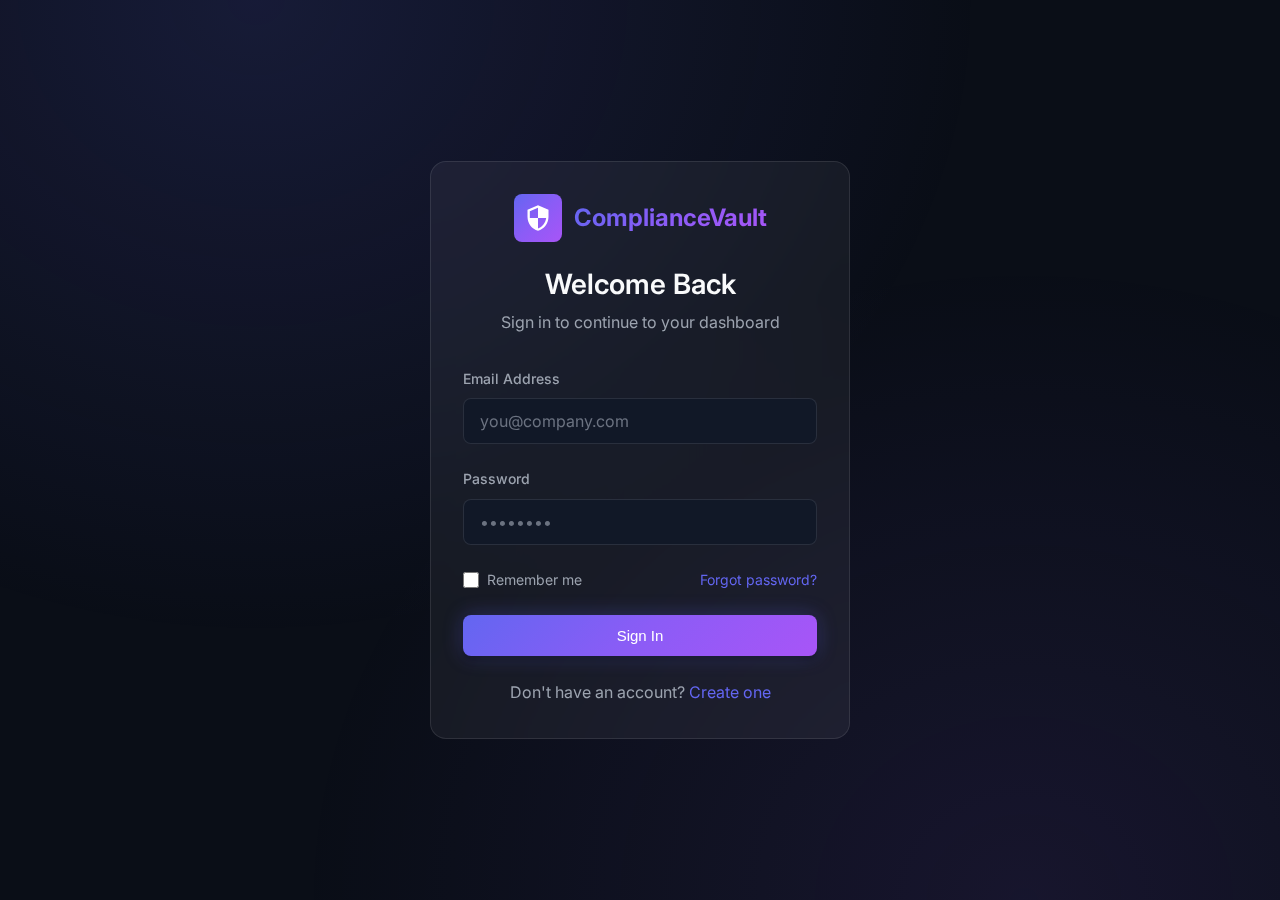
<file: frontend/dashboard/bia.html>
<!DOCTYPE html>
<html lang="en">

<head>
    <meta charset="UTF-8">
    <meta name="viewport" content="width=device-width, initial-scale=1.0">
    <title>Business Impact Analysis - ComplianceVault</title>
    <link rel="preconnect" href="https://fonts.googleapis.com">
    <link rel="preconnect" href="https://fonts.gstatic.com" crossorigin>
    <link href="https://fonts.googleapis.com/css2?family=Inter:wght@300;400;500;600;700&display=swap" rel="stylesheet">
    <link rel="stylesheet" href="../css/styles.css">
    <style>
        /* Layout */
        .app-layout {
            display: flex;
            min-height: 100vh;
        }

        .sidebar {
            width: 260px;
            background: var(--bg-secondary);
            border-right: 1px solid var(--border-color);
            display: flex;
            flex-direction: column;
            position: fixed;
            top: 0;
            left: 0;
            bottom: 0;
            z-index: 100;
        }

        .sidebar-header {
            padding: 1.5rem;
            border-bottom: 1px solid var(--border-color);
        }

        .sidebar-logo {
            display: flex;
            align-items: center;
            gap: 0.75rem;
            font-size: 1.25rem;
            font-weight: 700;
        }

        .logo-icon {
            width: 36px;
            height: 36px;
            background: var(--accent-gradient);
            border-radius: var(--radius-sm);
            display: flex;
            align-items: center;
            justify-content: center;
        }

        .logo-icon svg {
            width: 20px;
            height: 20px;
            fill: white;
        }

        .sidebar-nav {
            flex: 1;
            padding: 1rem 0;
            overflow-y: auto;
        }

        .nav-section {
            padding: 0.5rem 1rem;
            margin-top: 0.5rem;
        }

        .nav-section-title {
            font-size: 0.75rem;
            font-weight: 600;
            color: var(--text-muted);
            text-transform: uppercase;
            letter-spacing: 0.05em;
            margin-bottom: 0.5rem;
        }

        .nav-link {
            display: flex;
            align-items: center;
            gap: 0.75rem;
            padding: 0.75rem 1rem;
            color: var(--text-secondary);
            border-radius: var(--radius-md);
            margin: 0.25rem 0.5rem;
            transition: all var(--transition-fast);
        }

        .nav-link:hover {
            background: var(--bg-glass);
            color: var(--text-primary);
        }

        .nav-link.active {
            background: var(--accent-gradient);
            color: white;
        }

        .nav-link svg {
            width: 20px;
            height: 20px;
            stroke: currentColor;
            fill: none;
            stroke-width: 2;
        }

        .sidebar-footer {
            padding: 1rem;
            border-top: 1px solid var(--border-color);
        }

        .user-info {
            display: flex;
            align-items: center;
            gap: 0.75rem;
            padding: 0.5rem;
        }

        .user-avatar {
            width: 40px;
            height: 40px;
            background: var(--accent-gradient);
            border-radius: var(--radius-full);
            display: flex;
            align-items: center;
            justify-content: center;
            font-weight: 600;
            color: white;
        }

        .user-details {
            flex: 1;
            min-width: 0;
        }

        .user-name {
            font-weight: 500;
            white-space: nowrap;
            overflow: hidden;
            text-overflow: ellipsis;
        }

        .user-role {
            font-size: 0.75rem;
            color: var(--text-muted);
            text-transform: capitalize;
        }

        .main-content {
            flex: 1;
            margin-left: 260px;
            padding: 2rem;
        }

        .page-header {
            margin-bottom: 2rem;
            display: flex;
            justify-content: space-between;
            align-items: flex-start;
        }

        .page-title {
            font-size: 1.75rem;
            margin-bottom: 0.5rem;
        }

        .page-subtitle {
            color: var(--text-secondary);
        }

        /* BIA Specific */
        .impact-grid {
            display: grid;
            grid-template-columns: repeat(auto-fit, minmax(200px, 1fr));
            gap: 1.5rem;
            margin-bottom: 2rem;
        }

        .impact-input-group {
            background: var(--bg-tertiary);
            padding: 1rem;
            border-radius: var(--radius-md);
        }

        .rating-matrix {
            display: grid;
            grid-template-columns: repeat(3, 1fr);
            gap: 0.5rem;
            text-align: center;
            font-size: 0.875rem;
        }

        .matrix-cell {
            padding: 0.5rem;
            border-radius: var(--radius-sm);
            cursor: pointer;
            border: 1px solid var(--border-color);
        }

        .matrix-cell.selected {
            border-color: var(--primary-color);
            background: rgba(var(--primary-rgb), 0.1);
        }

        .security-badge {
            display: inline-flex;
            align-items: center;
            padding: 0.25rem 0.75rem;
            border-radius: 9999px;
            font-size: 0.75rem;
            font-weight: 600;
        }

        .security-high {
            background: rgba(239, 68, 68, 0.2);
            color: #ef4444;
            border: 1px solid rgba(239, 68, 68, 0.3);
        }

        .security-medium {
            background: rgba(245, 158, 11, 0.2);
            color: #f59e0b;
            border: 1px solid rgba(245, 158, 11, 0.3);
        }

        .security-low {
            background: rgba(16, 185, 129, 0.2);
            color: #10b981;
            border: 1px solid rgba(16, 185, 129, 0.3);
        }

        /* Tailwind Shim */
        .grid {
            display: grid;
        }

        .grid-cols-1 {
            grid-template-columns: repeat(1, minmax(0, 1fr));
        }

        @media (min-width: 768px) {
            .md\:grid-cols-2 {
                grid-template-columns: repeat(2, minmax(0, 1fr));
            }
        }

        @media (min-width: 1024px) {
            .lg\:grid-cols-3 {
                grid-template-columns: repeat(3, minmax(0, 1fr));
            }
        }

        .gap-3 {
            gap: 0.75rem;
        }

        .gap-4 {
            gap: 1rem;
        }

        .gap-6 {
            gap: 1.5rem;
        }

        .col-span-full {
            grid-column: 1 / -1;
        }

        .flex {
            display: flex;
        }

        .flex-col {
            flex-direction: column;
        }

        .justify-between {
            justify-content: space-between;
        }

        .justify-center {
            justify-content: center;
        }

        .items-center {
            align-items: center;
        }

        .items-start {
            align-items: flex-start;
        }

        .mb-2 {
            margin-bottom: 0.5rem;
        }

        .mb-4 {
            margin-bottom: 1rem;
        }

        .mb-6 {
            margin-bottom: 1.5rem;
        }

        .mb-8 {
            margin-bottom: 2rem;
        }

        .mt-6 {
            margin-top: 1.5rem;
        }

        .py-12 {
            padding-top: 3rem;
            padding-bottom: 3rem;
        }

        .px-3 {
            padding-left: 0.75rem;
            padding-right: 0.75rem;
        }

        .py-1 {
            padding-top: 0.25rem;
            padding-bottom: 0.25rem;
        }

        .py-2 {
            padding-top: 0.5rem;
            padding-bottom: 0.5rem;
        }

        .text-center {
            text-align: center;
        }

        .text-left {
            text-align: left;
        }

        .text-xl {
            font-size: 1.25rem;
            line-height: 1.75rem;
        }

        .text-2xl {
            font-size: 1.5rem;
            line-height: 2rem;
        }

        .text-3xl {
            font-size: 1.875rem;
            line-height: 2.25rem;
        }

        .text-4xl {
            font-size: 2.25rem;
            line-height: 2.5rem;
        }

        .text-lg {
            font-size: 1.125rem;
            line-height: 1.75rem;
        }

        .text-sm {
            font-size: 0.875rem;
            line-height: 1.25rem;
        }

        .text-xs {
            font-size: 0.75rem;
            line-height: 1rem;
        }

        .font-semibold {
            font-weight: 600;
        }

        .font-bold {
            font-weight: 700;
        }

        .font-medium {
            font-weight: 500;
        }

        .font-mono {
            font-family: monospace;
        }

        .text-secondary {
            color: var(--text-secondary);
        }

        .text-red-500 {
            color: #ef4444;
        }

        .text-orange-500 {
            color: #f97316;
        }

        .text-green-500 {
            color: #22c55e;
        }

        .bg-white\/5 {
            background-color: rgba(255, 255, 255, 0.05);
        }

        .bg-red-500\/20 {
            background-color: rgba(239, 68, 68, 0.2);
        }

        .border {
            border-width: 1px;
            border-style: solid;
            box-sizing: border-box;
        }

        .border-white\/10 {
            border-color: rgba(255, 255, 255, 0.1);
        }

        .border-white\/5 {
            border-color: rgba(255, 255, 255, 0.05);
        }

        .border-red-500\/30 {
            border-color: rgba(239, 68, 68, 0.3);
        }

        .border-b {
            border-bottom-width: 1px;
        }

        .rounded {
            border-radius: 0.25rem;
        }

        .w-full {
            width: 100%;
        }

        .overflow-x-auto {
            overflow-x: auto;
        }

        .cursor-pointer {
            cursor: pointer;
        }

        .transition-colors {
            transition: background-color 0.15s ease-in-out, border-color 0.15s ease-in-out;
        }

        .info-icon {
            display: inline-flex;
            justify-content: center;
            align-items: center;
            width: 16px;
            height: 16px;
            border-radius: 50%;
            background: var(--bg-tertiary);
            color: var(--text-secondary);
            font-size: 10px;
            margin-left: 6px;
            border: 1px solid var(--border-color);
        }

        .tooltip-wrapper {
            position: relative;
            display: inline-flex;
            align-items: center;
            cursor: help;
        }

        .tooltip-wrapper:hover::after {
            content: attr(data-tooltip);
            position: absolute;
            bottom: 100%;
            left: 50%;
            transform: translateX(-50%);
            background: #1e1e1e;
            border: 1px solid var(--border-color);
            padding: 0.5rem;
            border-radius: 4px;
            width: 220px;
            font-size: 0.75rem;
            color: #fff;
            z-index: 1000;
            pointer-events: none;
            margin-bottom: 8px;
            box-shadow: 0 4px 6px -1px rgba(0, 0, 0, 0.5);
            text-align: center;
            line-height: 1.4;
            white-space: normal;
        }

        .form-range {
            -webkit-appearance: none;
            width: 100%;
            height: 6px;
            background: var(--bg-tertiary);
            border-radius: 3px;
            outline: none;
            opacity: 0.7;
            transition: opacity .2s;
        }

        .form-range:hover {
            opacity: 1;
        }

        .form-range::-webkit-slider-thumb {
            -webkit-appearance: none;
            appearance: none;
            width: 20px;
            height: 20px;
            background: var(--accent-primary);
            border-radius: 50%;
            cursor: pointer;
            box-shadow: 0 0 0 4px rgba(99, 102, 241, 0.2);
        }

        .form-range::-moz-range-thumb {
            width: 20px;
            height: 20px;
            background: var(--accent-primary);
            border-radius: 50%;
            cursor: pointer;
            border: none;
            box-shadow: 0 0 0 4px rgba(99, 102, 241, 0.2);
        }

        /* Enhanced scrollbar for modal */
        .modal-body::-webkit-scrollbar {
            width: 12px;
        }

        .modal-body::-webkit-scrollbar-track {
            background: rgba(255, 255, 255, 0.05);
            border-radius: 10px;
        }

        .modal-body::-webkit-scrollbar-thumb {
            background: var(--accent-primary);
            border-radius: 10px;
            border: 2px solid var(--bg-secondary);
        }

        .modal-body::-webkit-scrollbar-thumb:hover {
            background: var(--accent-secondary);
        }
    </style>
</head>

<body>
    <div class="app-layout">
        <!-- Sidebar -->
        <aside class="sidebar">
            <div class="sidebar-header">
                <a href="/" class="sidebar-logo">
                    <div class="logo-icon">
                        <svg viewBox="0 0 24 24">
                            <path
                                d="M12 1L3 5v6c0 5.55 3.84 10.74 9 12 5.16-1.26 9-6.45 9-12V5l-9-4zm0 10.99h7c-.53 4.12-3.28 7.79-7 8.94V12H5V6.3l7-3.11v8.8z" />
                        </svg>
                    </div>
                    <span class="text-gradient">ComplianceVault</span>
                </a>
            </div>
            <nav class="sidebar-nav">
                <div class="nav-section">
                    <div class="nav-section-title">Overview</div>
                    <a href="index.html" class="nav-link">
                        <svg viewBox="0 0 24 24">
                            <path d="M3 9l9-7 9 7v11a2 2 0 01-2 2H5a2 2 0 01-2-2z" />
                            <polyline points="9 22 9 12 15 12 15 22" />
                        </svg>
                        Dashboard
                    </a>
                </div>
                <div class="nav-section">
                    <div class="nav-section-title">Assessment</div>
                    <a href="assessment.html" class="nav-link">
                        <svg viewBox="0 0 24 24">
                            <path d="M9 11l3 3L22 4" />
                            <path d="M21 12v7a2 2 0 01-2 2H5a2 2 0 01-2-2V5a2 2 0 012-2h11" />
                        </svg>
                        Controls
                    </a>
                    <a href="domains.html" class="nav-link">
                        <svg viewBox="0 0 24 24">
                            <rect x="3" y="3" width="7" height="7" />
                            <rect x="14" y="3" width="7" height="7" />
                            <rect x="14" y="14" width="7" height="7" />
                            <rect x="3" y="14" width="7" height="7" />
                        </svg>
                        Domains
                    </a>
                    <a href="bia.html" class="nav-link active" id="navBia">
                        <svg viewBox="0 0 24 24" fill="none" stroke="currentColor" stroke-width="2"
                            stroke-linecap="round" stroke-linejoin="round">
                            <polygon points="12 2 2 7 12 12 22 7 12 2" />
                            <polyline points="2 17 12 22 22 17" />
                            <polyline points="2 12 12 17 22 12" />
                        </svg>
                        Business Impact
                    </a>
                </div>
                <div class="nav-section">
                    <div class="nav-section-title">Management</div>
                    <a href="history.html" class="nav-link">
                        <svg viewBox="0 0 24 24">
                            <circle cx="12" cy="12" r="10" />
                            <polyline points="12 6 12 12 16 14" />
                        </svg>
                        Change Log
                    </a>
                    <a href="users.html" class="nav-link" id="navTeam">
                        <svg viewBox="0 0 24 24">
                            <path d="M17 21v-2a4 4 0 00-4-4H5a4 4 0 00-4 4v2" />
                            <circle cx="9" cy="7" r="4" />
                            <path d="M23 21v-2a4 4 0 00-3-3.87" />
                            <path d="M16 3.13a4 4 0 010 7.75" />
                        </svg>
                        Team
                    </a>
                </div>
            </nav>
            <div class="sidebar-footer">
                <div class="user-info">
                    <div class="user-avatar" id="userAvatar">U</div>
                    <div class="user-details">
                        <div class="user-name" id="userName">Loading...</div>
                        <div class="user-role" id="userRole">-</div>
                    </div>
                    <button class="btn btn-icon btn-ghost" id="logoutBtn" title="Logout">
                        <svg width="18" height="18" viewBox="0 0 24 24" fill="none" stroke="currentColor"
                            stroke-width="2">
                            <path d="M9 21H5a2 2 0 01-2-2V5a2 2 0 012-2h4" />
                            <polyline points="16 17 21 12 16 7" />
                            <line x1="21" y1="12" x2="9" y2="12" />
                        </svg>
                    </button>
                </div>
            </div>
        </aside>

        <!-- Main Content -->
        <main class="main-content">
            <div class="page-header">
                <div>
                    <h1 class="page-title">Business Impact Analysis</h1>
                    <p class="page-subtitle">Assess process criticality and classify information assets</p>
                </div>
                <div class="flex gap-3">
                    <button class="btn btn-secondary" onclick="openSettings()">
                        <svg width="18" height="18" viewBox="0 0 24 24" fill="none" stroke="currentColor"
                            stroke-width="2">
                            <circle cx="12" cy="12" r="3" />
                            <path
                                d="M19.4 15a1.65 1.65 0 00.33 1.82l.06.06a2 2 0 010 2.83 2 2 0 01-2.83 0l-.06-.06a1.65 1.65 0 00-1.82-.33 1.65 1.65 0 00-1 1.51V21a2 2 0 01-2 2 2 2 0 01-2-2v-.09A1.65 1.65 0 009 19.4a1.65 1.65 0 00-1.82.33l-.06.06a2 2 0 01-2.83 0 2 2 0 010-2.83l.06-.06a1.65 1.65 0 00.33-1.82 1.65 1.65 0 00-1.51-1H3a2 2 0 01-2-2 2 2 0 012-2h.09A1.65 1.65 0 004.6 9a1.65 1.65 0 00-.33-1.82l-.06-.06a2 2 0 010-2.83 2 2 0 012.83 0l.06.06a1.65 1.65 0 001.82.33H9a1.65 1.65 0 001-1.51V3a2 2 0 012-2 2 2 0 012 2v.09a1.65 1.65 0 001 1.51 1.65 1.65 0 001.82-.33l.06-.06a2 2 0 012.83 0 2 2 0 010 2.83l-.06.06a1.65 1.65 0 00-.33 1.82V9a1.65 1.65 0 001.51 1H21a2 2 0 012 2 2 2 0 01-2 2h-.09a1.65 1.65 0 00-1.51 1z" />
                        </svg>
                        Weight Settings
                    </button>
                    <button class="btn btn-primary" onclick="openProcessModal()">
                        <svg width="18" height="18" viewBox="0 0 24 24" fill="none" stroke="currentColor"
                            stroke-width="2">
                            <line x1="12" y1="5" x2="12" y2="19" />
                            <line x1="5" y1="12" x2="19" y2="12" />
                        </svg>
                        Add Process
                    </button>
                </div>
            </div>

            <!-- Methodology Section -->
            <div class="glass-card mb-6">
                <details>
                    <summary class="flex justify-between items-center cursor-pointer list-none">
                        <h2 class="text-xl font-semibold">BIA Methodology & Scoring</h2>
                        <svg width="24" height="24" viewBox="0 0 24 24" fill="none" stroke="currentColor"
                            stroke-width="2" class="transform transition-transform duration-200">
                            <path d="M6 9l6 6 6-6" />
                        </svg>
                    </summary>
                    <div class="mt-4 pt-4 border-t border-white/10 space-y-4">
                        <div class="grid grid-cols-1 md:grid-cols-3 gap-6">
                            <!-- Process Criticality -->
                            <div>
                                <h3 class="font-medium text-lg mb-2 text-primary">3. Process Criticality Score</h3>
                                <p class="text-sm text-secondary mb-2">Processes rated on 5 factors (each 0-4), weighted
                                    by importance (0-4):</p>
                                <ul class="list-disc pl-5 text-sm text-secondary space-y-1">
                                    <li>Reputation, External, Internal, Legal, Economic</li>
                                </ul>
                                <div class="mt-3 bg-white/5 p-3 rounded font-mono text-xs">
                                    Criticality = 1.25 × Σ(w<sub>i</sub> × I<sub>i</sub>)<br>
                                    <span class="text-xs opacity-75">Range: 0-100</span>
                                </div>
                            </div>

                            <!-- Security Levels -->
                            <div>
                                <h3 class="font-medium text-lg mb-2 text-primary">1. Asset Classification (CIA)</h3>
                                <p class="text-sm text-secondary mb-2">Each asset is rated on three dimensions (NIA
                                    Policy v2.0):</p>
                                <ul class="list-disc pl-5 text-sm text-secondary space-y-1">
                                    <li><strong>Confidentiality (C 0-3)</strong>: Public, Internal, Limited Access,
                                        Restricted</li>
                                    <li><strong>Integrity (I 0-3)</strong>: Not Important, Identifiable, Checked,
                                        Provable</li>
                                    <li><strong>Availability (A 0-3)</strong>: Not Important, 90%, 99%, 99.9%</li>
                                </ul>
                                <div class="mt-3 bg-white/5 p-3 rounded font-mono text-xs">
                                    Security Level = Max(C, I, A)
                                </div>
                            </div>

                            <!-- Weighting -->
                            <div>
                                <h3 class="font-medium text-lg mb-2 text-primary">2. Aggregate Security Level</h3>
                                <p class="text-sm text-secondary mb-2">Based on the highest C/I/A rating:</p>
                                <div class="space-y-2 mt-2">
                                    <div class="flex items-center gap-2">
                                        <span class="security-badge security-low w-16 text-center">Low</span>
                                        <span class="text-xs text-secondary">Max(C,I,A) ≤ 1 → Baseline Controls</span>
                                    </div>
                                    <div class="flex items-center gap-2">
                                        <span class="security-badge security-medium w-16 text-center">Medium</span>
                                        <span class="text-xs text-secondary">Max(C,I,A) = 2 → Baseline + 1+</span>
                                    </div>
                                    <div class="flex items-center gap-2">
                                        <span class="security-badge security-high w-16 text-center">High</span>
                                        <span class="text-xs text-secondary">Max(C,I,A) ≥ 3 → Baseline + 2+</span>
                                    </div>
                                </div>
                            </div>

                            <!-- Weighting -->
                            <div>
                                <h3 class="font-medium text-lg mb-2 text-primary">3. Impact Weighting</h3>
                                <p class="text-sm text-secondary">
                                    Business processes are weighted based on their criticality to the organization.
                                    These weights amplify the impact of associated assets, ensuring that critical
                                    business
                                    functions are prioritized in the risk assessment.
                                </p>
                                <button class="btn btn-sm btn-secondary mt-3 w-full" onclick="openSettings()">
                                    Configure Impact Weights
                                </button>
                            </div>
                        </div>
                    </div>
                </details>
            </div>

            <!-- Compliance Level Card -->
            <div class="glass-card mb-8">
                <div class="flex justify-between items-start">
                    <div>
                        <h2 class="text-xl font-semibold mb-2">Aggregate Security Level</h2>
                        <p class="text-secondary text-sm mb-4">Determined by the highest classification level across all
                            information assets.</p>
                        <div class="flex items-center gap-4">
                            <div class="text-4xl font-bold" id="aggLevel">-</div>
                            <div class="text-sm px-3 py-1 rounded bg-white/5 border border-white/10" id="aggControls">
                                Required Controls: -</div>
                        </div>
                    </div>
                </div>
            </div>

            <!-- Processes List -->
            <div id="processesGrid" class="grid grid-cols-1 md:grid-cols-2 lg:grid-cols-3 gap-6">
                <!-- Process Cards will be injected here -->
                <div class="col-span-full text-center py-12 text-secondary">Loading processes...</div>
            </div>
        </main>
    </div>

    <!-- Process Modal -->
    <div class="modal-backdrop" id="processModal">
        <div class="modal" style="max-width: 800px">
            <div class="modal-header">
                <h3 id="processModalTitle">Add Business Process</h3>
                <button class="btn-icon" onclick="closeProcessModal()">&times;</button>
            </div>
            <div class="modal-body">
                <input type="hidden" id="processId">
                <div class="form-group">
                    <label class="form-label">Process Name <span style="color: #ef4444;">*</span></label>
                    <input type="text" id="processName" class="form-input" placeholder="e.g., Payroll Processing"
                        required>
                </div>
                <div class="form-group">
                    <label class="form-label">Process Owner <span style="color: #ef4444;">*</span></label>
                    <input type="text" id="processOwner" class="form-input" placeholder="e.g., HR Director" required>
                </div>

                <h4 class="text-lg font-medium mt-6 mb-4">Impact Assessment (0-4) - NIA Policy v2.0</h4>
                <div class="grid grid-cols-1 md:grid-cols-2 gap-4 mb-6">
                    <div class="impact-input-group">
                        <label class="form-label tooltip-wrapper"
                            data-tooltip="Damage to public image, brand trust, and stakeholder confidence.">
                            Reputation Impact <span class="info-icon">?</span>
                        </label>
                        <select id="impRep" class="form-input">
                            <option value="0">0 - None</option>
                            <option value="1">1 - Low</option>
                            <option value="2">2 - Medium</option>
                            <option value="3">3 - High</option>
                            <option value="4">4 - Very High</option>
                        </select>
                    </div>
                    <div class="impact-input-group">
                        <label class="form-label tooltip-wrapper"
                            data-tooltip="Impact on external parties such as citizens, customers, partners, or third-party providers.">
                            External Impact <span class="info-icon">?</span>
                        </label>
                        <select id="impExt" class="form-input">
                            <option value="0">0 - None</option>
                            <option value="1">1 - Low</option>
                            <option value="2">2 - Medium</option>
                            <option value="3">3 - High</option>
                            <option value="4">4 - Very High</option>
                        </select>
                    </div>
                    <div class="impact-input-group">
                        <label class="form-label tooltip-wrapper"
                            data-tooltip="Disruption to internal operations, staff productivity, or mission-critical functions.">
                            Internal Impact <span class="info-icon">?</span>
                        </label>
                        <select id="impInt" class="form-input">
                            <option value="0">0 - None</option>
                            <option value="1">1 - Low</option>
                            <option value="2">2 - Medium</option>
                            <option value="3">3 - High</option>
                            <option value="4">4 - Very High</option>
                        </select>
                    </div>
                    <div class="impact-input-group">
                        <label class="form-label tooltip-wrapper"
                            data-tooltip="Exposure to legal liability, regulatory fines, or compliance violations.">
                            Legal Impact <span class="info-icon">?</span>
                        </label>
                        <select id="impLeg" class="form-input">
                            <option value="0">0 - None</option>
                            <option value="1">1 - Low</option>
                            <option value="2">2 - Medium</option>
                            <option value="3">3 - High</option>
                            <option value="4">4 - Very High</option>
                        </select>
                    </div>
                    <div class="impact-input-group">
                        <label class="form-label tooltip-wrapper"
                            data-tooltip="Direct financial loss, lost revenue, or cost of recovery assets.">
                            Economic Impact <span class="info-icon">?</span>
                        </label>
                        <select id="impEco" class="form-input">
                            <option value="0">0 - None</option>
                            <option value="1">1 - Low</option>
                            <option value="2">2 - Medium</option>
                            <option value="3">3 - High</option>
                            <option value="4">4 - Very High</option>
                        </select>
                    </div>
                    <div class="impact-input-group flex flex-col justify-center items-center bg-white/5">
                        <div class="text-sm text-secondary">Criticality Score</div>
                        <div class="text-3xl font-bold" id="criticalityScoreDisplay">0</div>
                    </div>
                </div>

                <div id="assetSection" class="hidden">
                    <h4 class="text-lg font-medium mt-6 mb-4 flex justify-between">
                        Information Assets
                        <button class="btn btn-sm btn-secondary" onclick="openAssetForm()">Add Asset</button>
                    </h4>
                    <div class="overflow-x-auto">
                        <table class="w-full text-left" style="border-collapse: collapse;">
                            <thead>
                                <tr class="text-secondary text-sm border-b border-white/10">
                                    <th class="py-2">Asset Name</th>
                                    <th class="py-2">Type</th>
                                    <th class="py-2">C / I / A</th>
                                    <th class="py-2">Level</th>
                                    <th class="py-2">Actions</th>
                                </tr>
                            </thead>
                            <tbody id="assetsTableBody"></tbody>
                        </table>
                    </div>
                </div>
            </div>
            <div class="modal-footer" style="justify-content: space-between">
                <button class="btn btn-sm text-red-400 hover:text-red-300" id="btnDeleteProcess"
                    onclick="deleteCurrentProcess()" style="display:none">
                    Delete Process
                </button>
                <div class="flex gap-2">
                    <button class="btn btn-secondary" onclick="closeProcessModal()">Cancel</button>
                    <button class="btn btn-primary" onclick="saveProcess()">Save Process</button>
                </div>
            </div>
        </div>
    </div>

    <!-- Asset Modal (Nested or separate) -->
    <div class="modal-backdrop" id="assetModal" style="background: rgba(0,0,0,0.8); z-index: 1100;">
        <div class="modal" style="max-width: 500px">
            <div class="modal-header">
                <h3>Add Information Asset</h3>
                <button class="btn-icon" onclick="closeAssetModal()">&times;</button>
            </div>
            <div class="modal-body">
                <input type="hidden" id="assetId">
                <div class="form-group">
                    <label class="form-label">Asset Name</label>
                    <input type="text" id="assetName" class="form-input">
                </div>
                <div class="form-group">
                    <label class="form-label">Type</label>
                    <select id="assetType" class="form-input">
                        <option value="Data">Data</option>
                        <option value="Software">Software</option>
                        <option value="Hardware">Hardware</option>
                        <option value="People">People</option>
                        <option value="Services">Services</option>
                    </select>
                </div>
                <div class="form-group">
                    <label class="form-label">Confidentiality (0-3) - NIA Policy v2.0</label>
                    <input type="range" id="ratingC" min="0" max="3" value="0" class="w-full"
                        oninput="updateCLabel(this.value)">
                    <span id="lblC" class="text-sm text-secondary">C0 - Public</span>
                </div>
                <div class="form-group">
                    <label class="form-label">Integrity (0-3)</label>
                    <input type="range" id="ratingI" min="0" max="3" value="0" class="w-full"
                        oninput="updateLabel('lblI', this.value)">
                    <span id="lblI" class="text-sm text-secondary">0 - Not Important</span>
                </div>
                <div class="form-group">
                    <label class="form-label">Availability (0-3)</label>
                    <input type="range" id="ratingA" min="0" max="3" value="0" class="w-full"
                        oninput="updateLabel('lblA', this.value)">
                    <span id="lblA" class="text-sm text-secondary">0 - Not Important</span>
                </div>
            </div>
            <div class="modal-footer">
                <button class="btn btn-secondary" onclick="closeAssetModal()">Cancel</button>
                <button class="btn btn-primary" onclick="saveAsset()">Save Asset</button>
            </div>
        </div>
    </div>

    <!-- Settings Modal -->
    <div class="modal-backdrop" id="settingsModal">
        <div class="modal" style="max-width: 600px">
            <div class="modal-header">
                <div>
                    <h3>Criticality Weight Configuration</h3>
                    <p class="text-sm text-secondary mt-1">Adjust how much each impact factor contributes to the overall
                        process criticality score.</p>
                </div>
                <button class="btn-icon" onclick="closeSettings()">&times;</button>
            </div>
            <div class="modal-body" style="max-height: 60vh; overflow-y: auto; padding-right: 0.5rem;">
                <div
                    style="margin-bottom: 1.5rem; padding: 1rem; background: rgba(99, 102, 241, 0.1); border-left: 3px solid var(--accent-primary); border-radius: 0.5rem;">
                    <p style="font-size: 0.875rem; color: var(--text-secondary); line-height: 1.6;">
                        <strong style="color: var(--text-primary);">Impact weights</strong> allow you to prioritize
                        different types of organizational impact.
                        Higher weights (up to 5x) amplify a factor's contribution to the overall criticality score.
                        Lower weights (down to 0.1x) reduce its importance. Use <strong>1.0x</strong> as the baseline
                        for equal importance.
                    </p>
                </div>

                <!-- Reputation -->
                <div
                    style="background: rgba(255,255,255,0.05); padding: 1.25rem; border-radius: 0.5rem; margin-bottom: 1rem;">
                    <div
                        style="display: flex; justify-content: space-between; align-items: center; margin-bottom: 0.75rem;">
                        <label style="font-weight: 600; font-size: 1rem;">Reputation Impact</label>
                        <span style="color: var(--accent-primary); font-weight: 700; font-size: 1.125rem;"
                            id="valRep">1.0x</span>
                    </div>
                    <p
                        style="font-size: 0.8125rem; color: var(--text-secondary); margin-bottom: 0.75rem; line-height: 1.5;">
                        Weight applied to <strong>brand damage, public trust erosion, and stakeholder
                            confidence</strong>.
                        High reputation impact can affect customer loyalty, investor confidence, and market position.
                    </p>
                    <p style="font-size: 0.75rem; color: var(--text-muted); margin-bottom: 1rem; font-style: italic;">
                        💡 Example: Set to 2.0x or higher if your organization relies heavily on public trust (e.g.,
                        healthcare, finance).
                    </p>
                    <input type="range" id="weightRep" min="0" max="4" step="1" value="1" class="w-full form-range"
                        oninput="document.getElementById('valRep').textContent = this.value">
                    <div style="display: flex; justify-content: space-between; margin-top: 0.25rem;">
                        <span style="font-size: 0.7rem; color: var(--text-muted);">Low (0.1x)</span>
                        <span style="font-size: 0.7rem; color: var(--text-muted);">High (5.0x)</span>
                    </div>
                </div>

                <!-- External -->
                <div
                    style="background: rgba(255,255,255,0.05); padding: 1.25rem; border-radius: 0.5rem; margin-bottom: 1rem;">
                    <div
                        style="display: flex; justify-content: space-between; align-items: center; margin-bottom: 0.75rem;">
                        <label style="font-weight: 600; font-size: 1rem;">External Impact</label>
                        <span style="color: var(--accent-primary); font-weight: 700; font-size: 1.125rem;"
                            id="valExt">1.0x</span>
                    </div>
                    <p
                        style="font-size: 0.8125rem; color: var(--text-secondary); margin-bottom: 0.75rem; line-height: 1.5;">
                        Weight for impact on <strong>customers, citizens, partners, suppliers, and third-party service
                            providers</strong>.
                        This includes service disruptions, data breaches affecting external parties, or contractual
                        obligations.
                    </p>
                    <p style="font-size: 0.75rem; color: var(--text-muted); margin-bottom: 1rem; font-style: italic;">
                        💡 Example: Increase to 3.0x+ for customer-facing services or B2B partnerships with strict SLAs.
                    </p>
                    <input type="range" id="weightExt" min="0" max="4" step="1" value="1" class="w-full form-range"
                        oninput="document.getElementById('valExt').textContent = this.value">
                    <div style="display: flex; justify-content: space-between; margin-top: 0.25rem;">
                        <span style="font-size: 0.7rem; color: var(--text-muted);">Low (0.1x)</span>
                        <span style="font-size: 0.7rem; color: var(--text-muted);">High (5.0x)</span>
                    </div>
                </div>

                <!-- Internal -->
                <div
                    style="background: rgba(255,255,255,0.05); padding: 1.25rem; border-radius: 0.5rem; margin-bottom: 1rem;">
                    <div
                        style="display: flex; justify-content: space-between; align-items: center; margin-bottom: 0.75rem;">
                        <label style="font-weight: 600; font-size: 1rem;">Internal Impact</label>
                        <span style="color: var(--accent-primary); font-weight: 700; font-size: 1.125rem;"
                            id="valInt">1.0x</span>
                    </div>
                    <p
                        style="font-size: 0.8125rem; color: var(--text-secondary); margin-bottom: 0.75rem; line-height: 1.5;">
                        Weight for <strong>operational disruption, staff productivity loss, and mission-critical
                            functions</strong>.
                        Reflects the impact on internal workflows, employee efficiency, and core business operations.
                    </p>
                    <p style="font-size: 0.75rem; color: var(--text-muted); margin-bottom: 1rem; font-style: italic;">
                        💡 Example: Use 2.5x+ if internal operations directly support revenue-generating activities or
                        safety.
                    </p>
                    <input type="range" id="weightInt" min="0" max="4" step="1" value="1" class="w-full form-range"
                        oninput="document.getElementById('valInt').textContent = this.value">
                    <div style="display: flex; justify-content: space-between; margin-top: 0.25rem;">
                        <span style="font-size: 0.7rem; color: var(--text-muted);">Low (0.1x)</span>
                        <span style="font-size: 0.7rem; color: var(--text-muted);">High (5.0x)</span>
                    </div>
                </div>

                <!-- Legal -->
                <div
                    style="background: rgba(255,255,255,0.05); padding: 1.25rem; border-radius: 0.5rem; margin-bottom: 1rem;">
                    <div
                        style="display: flex; justify-content: space-between; align-items: center; margin-bottom: 0.75rem;">
                        <label style="font-weight: 600; font-size: 1rem;">Legal Impact</label>
                        <span style="color: var(--accent-primary); font-weight: 700; font-size: 1.125rem;"
                            id="valLeg">1.0x</span>
                    </div>
                    <p
                        style="font-size: 0.8125rem; color: var(--text-secondary); margin-bottom: 0.75rem; line-height: 1.5;">
                        Weight for exposure to <strong>legal liability, regulatory fines, compliance violations, and
                            lawsuits</strong>.
                        Includes penalties from data protection laws (GDPR, CCPA), industry regulations, or contractual
                        breaches.
                    </p>
                    <p style="font-size: 0.75rem; color: var(--text-muted); margin-bottom: 1rem; font-style: italic;">
                        💡 Example: Set to 4.0x+ if operating in highly regulated industries (finance, healthcare,
                        government).
                    </p>
                    <input type="range" id="weightLeg" min="0" max="4" step="1" value="1" class="w-full form-range"
                        oninput="document.getElementById('valLeg').textContent = this.value">
                    <div style="display: flex; justify-content: space-between; margin-top: 0.25rem;">
                        <span style="font-size: 0.7rem; color: var(--text-muted);">Low (0.1x)</span>
                        <span style="font-size: 0.7rem; color: var(--text-muted);">High (5.0x)</span>
                    </div>
                </div>

                <!-- Economic -->
                <div style="background: rgba(255,255,255,0.05); padding: 1.25rem; border-radius: 0.5rem;">
                    <div
                        style="display: flex; justify-content: space-between; align-items: center; margin-bottom: 0.75rem;">
                        <label style="font-weight: 600; font-size: 1rem;">Economic Impact</label>
                        <span style="color: var(--accent-primary); font-weight: 700; font-size: 1.125rem;"
                            id="valEco">1.0x</span>
                    </div>
                    <p
                        style="font-size: 0.8125rem; color: var(--text-secondary); margin-bottom: 0.75rem; line-height: 1.5;">
                        Weight for <strong>direct financial loss, lost revenue, recovery costs, and business continuity
                            expenses</strong>.
                        This includes immediate monetary impact, ransom demands, system restoration costs, and lost
                        business opportunities.
                    </p>
                    <p style="font-size: 0.75rem; color: var(--text-muted); margin-bottom: 1rem; font-style: italic;">
                        💡 Example: Prioritize with 3.0x+ if downtime directly translates to significant revenue loss.
                    </p>
                    <input type="range" id="weightEco" min="0" max="4" step="1" value="1" class="w-full form-range"
                        oninput="document.getElementById('valEco').textContent = this.value">
                    <div style="display: flex; justify-content: space-between; margin-top: 0.25rem;">
                        <span style="font-size: 0.7rem; color: var(--text-muted);">Low (0.1x)</span>
                        <span style="font-size: 0.7rem; color: var(--text-muted);">High (5.0x)</span>
                    </div>
                </div>
            </div>
            <div class="modal-footer">
                <button class="btn btn-secondary" onclick="closeSettings()">Cancel</button>
                <button class="btn btn-primary" onclick="saveSettings()">Save Configuration</button>
            </div>
        </div>
    </div>

    <script type="module">
        import { auth, isAuthenticated, getUser, bia } from '../js/api.js';

        // Safety: Ensure no modals are stuck open on load immediately
        document.querySelectorAll('.modal-backdrop').forEach(el => el.classList.remove('active'));

        // Check authentication
        if (!isAuthenticated()) {
            window.location.href = '../auth/login.html';
        } else {
            const user = getUser();
            if (user.role !== 'admin') {
                alert("Access restricted to Administrators.");
                // Redirect to dashboard
                window.location.href = 'index.html';
            }
        }

        const user = getUser();
        if (user) {
            document.getElementById('userName').textContent = user.first_name ? `${user.first_name} ${user.last_name || ''}` : user.email;
            document.getElementById('userRole').textContent = user.role;
            document.getElementById('userAvatar').textContent = (user.first_name?.[0] || user.email[0]).toUpperCase();
        }

        // Hide admin-only nav links for non-admin users
        if (user.role !== 'admin') {
            document.getElementById('navBia')?.remove();
            document.getElementById('navTeam')?.remove();
        }

        document.getElementById('logoutBtn').addEventListener('click', () => auth.logout());

        // API Helper removed - using bia from api.js

        // State
        let currentProcess = null;

        loadData();

        async function loadData() {
            try {
                // Load Compliance Level
                const levelData = await bia.getComplianceLevel();
                const aggLevelEl = document.getElementById('aggLevel');
                aggLevelEl.textContent = levelData.level;
                aggLevelEl.className = `text-4xl font-bold ${levelData.level === 'High' ? 'text-red-500' : levelData.level === 'Medium' ? 'text-orange-500' : 'text-green-500'}`;
                document.getElementById('aggControls').textContent = `Required Controls: ${levelData.controls}`;

                // Load Processes
                const processes = await bia.getProcesses();
                const grid = document.getElementById('processesGrid');
                grid.innerHTML = processes.length ? processes.map(p => `
                    <div class="glass-card hover:border-primary/50 cursor-pointer transition-colors" onclick="window.editProcess('${p.id}')">
                        <div class="flex justify-between mb-4">
                            <h3 class="font-semibold text-lg">${p.name}</h3>
                            <div class="text-2xl font-bold text-gradient">${p.criticality_score}</div>
                        </div>
                        <p class="text-sm text-secondary mb-4">Owner: ${p.owner || 'Unassigned'}</p>
                        <div class="flex gap-2">
                             <div class="text-xs px-2 py-1 rounded bg-white/5 border border-white/10">
                                ${p.assets.length} Assets
                             </div>
                             ${p.assets.some(a => a.security_level === 'High') ? '<div class="text-xs px-2 py-1 rounded bg-red-500/20 text-red-500 border border-red-500/30">High Value</div>' : ''}
                        </div>
                    </div>
                `).join('') : '<div class="col-span-full text-center py-12 text-secondary">No processes found. Click "Add Process" to start.</div>';

            } catch (err) {
                console.error(err);
                alert('Failed to load BIA data');
            }
        }

        // --- Window bindings for HTML event handlers ---
        window.openSettings = async () => {
            try {
                const settings = await bia.getSettings();

                // Set values for sliders (integer 0-4 per NIA Policy)
                document.getElementById('weightRep').value = settings.w_reputation || 1;
                document.getElementById('weightExt').value = settings.w_external || 1;
                document.getElementById('weightInt').value = settings.w_internal || 1;
                document.getElementById('weightLeg').value = settings.w_legal || 1;
                document.getElementById('weightEco').value = settings.w_economic || 1;

                // Update text displays (no 'x' suffix)
                document.getElementById('valRep').textContent = settings.w_reputation || 1;
                document.getElementById('valExt').textContent = settings.w_external || 1;
                document.getElementById('valInt').textContent = settings.w_internal || 1;
                document.getElementById('valLeg').textContent = settings.w_legal || 1;
                document.getElementById('valEco').textContent = settings.w_economic || 1;

                document.getElementById('settingsModal').classList.add('active');
            } catch (error) {
                alert('Failed to load settings: ' + error.message);
            }
        };

        window.closeSettings = () => document.getElementById('settingsModal').classList.remove('active');

        window.saveSettings = async () => {
            try {
                await bia.updateSettings({
                    weight_reputation: parseFloat(document.getElementById('weightRep').value),
                    weight_external: parseFloat(document.getElementById('weightExt').value),
                    weight_internal: parseFloat(document.getElementById('weightInt').value),
                    weight_legal: parseFloat(document.getElementById('weightLeg').value),
                    weight_economic: parseFloat(document.getElementById('weightEco').value)
                });
                window.closeSettings();
                loadData();
            } catch (e) { alert(e.message); }
        };

        window.openProcessModal = () => {
            currentProcess = null;
            document.getElementById('processId').value = '';
            document.getElementById('processName').value = '';
            document.getElementById('processOwner').value = '';
            document.getElementById('processModalTitle').textContent = 'Add Business Process';
            ['impRep', 'impExt', 'impInt', 'impLeg', 'impEco'].forEach(id => document.getElementById(id).value = '0');
            document.getElementById('criticalityScoreDisplay').textContent = '0';
            document.getElementById('criticalityScoreDisplay').textContent = '0';
            document.getElementById('assetSection').classList.add('hidden');
            document.getElementById('btnDeleteProcess').style.display = 'none'; // Hide delete
            document.getElementById('processModal').classList.add('active');
        };
        window.editProcess = async (id) => {
            const processes = await bia.getProcesses();
            const p = processes.find(proc => proc.id === id);
            if (!p) return;
            currentProcess = p;
            document.getElementById('processId').value = p.id;
            document.getElementById('processName').value = p.name;
            document.getElementById('processOwner').value = p.owner;
            document.getElementById('processModalTitle').textContent = 'Edit Process';

            document.getElementById('impRep').value = p.impact_reputation;
            document.getElementById('impExt').value = p.impact_external;
            document.getElementById('impInt').value = p.impact_internal;
            document.getElementById('impLeg').value = p.impact_legal;
            document.getElementById('impEco').value = p.impact_economic;
            document.getElementById('criticalityScoreDisplay').textContent = p.criticality_score;

            renderAssets(p.assets);
            renderAssets(p.assets);
            document.getElementById('assetSection').classList.remove('hidden');
            document.getElementById('btnDeleteProcess').style.display = 'block'; // Show delete
            document.getElementById('processModal').classList.add('active');
        };
        window.closeProcessModal = () => document.getElementById('processModal').classList.remove('active');

        window.saveProcess = async () => {
            const id = document.getElementById('processId').value;
            const name = document.getElementById('processName').value.trim();
            const owner = document.getElementById('processOwner').value.trim();

            // Validation
            if (!name) {
                alert('Please enter a Process Name');
                return;
            }
            if (!owner) {
                alert('Please enter a Process Owner');
                return;
            }

            const data = {
                name: name,
                owner: owner,
                impact_reputation: parseInt(document.getElementById('impRep').value),
                impact_external: parseInt(document.getElementById('impExt').value),
                impact_internal: parseInt(document.getElementById('impInt').value),
                impact_legal: parseInt(document.getElementById('impLeg').value),
                impact_economic: parseInt(document.getElementById('impEco').value)
            };

            try {
                if (id) {
                    await bia.updateProcess(id, data);
                } else {
                    await bia.createProcess(data);
                }
                window.closeProcessModal();
                loadData();
            } catch (e) { alert(e.message); }
        };

        window.deleteCurrentProcess = async () => {
            if (!currentProcess || !confirm("Permanently delete this process (" + currentProcess.name + ") and all its assets? This action cannot be undone.")) return;
            try {
                await bia.deleteProcess(currentProcess.id);
                window.closeProcessModal();
                loadData();
            } catch (e) { alert(e.message); }
        };

        function renderAssets(assets) {
            const tbody = document.getElementById('assetsTableBody');
            tbody.innerHTML = assets.map(a => `
                <tr class="border-b border-white/5">
                    <td class="py-2">${a.name}</td>
                    <td class="py-2 text-sm text-secondary">${a.type}</td>
                    <td class="py-2 text-sm font-mono">C${a.c_rating} I${a.i_rating} A${a.a_rating}</td>
                    <td class="py-2"><span class="security-badge security-${a.security_level.toLowerCase()}">${a.security_level}</span></td>
                    <td class="py-2">
                        <div style="display: flex; gap: 0.5rem; align-items: center;">
                            <button onclick="window.editAsset('${a.id}')" class="text-blue-400 hover:text-blue-300" title="Edit Asset" style="background: none; border: none; cursor: pointer; padding: 0.25rem;">
                                <svg width="16" height="16" viewBox="0 0 24 24" fill="none" stroke="currentColor" stroke-width="2">
                                    <path d="M11 4H4a2 2 0 00-2 2v14a2 2 0 002 2h14a2 2 0 002-2v-7"></path>
                                    <path d="M18.5 2.5a2.121 2.121 0 013 3L12 15l-4 1 1-4 9.5-9.5z"></path>
                                </svg>
                            </button>
                            <button onclick="window.deleteAsset('${a.id}')" class="text-red-400 hover:text-red-300" title="Delete Asset" style="background: none; border: none; cursor: pointer; padding: 0.25rem;">
                                <svg width="16" height="16" viewBox="0 0 24 24" fill="none" stroke="currentColor" stroke-width="2">
                                    <polyline points="3 6 5 6 21 6"></polyline>
                                    <path d="M19 6v14a2 2 0 01-2 2H7a2 2 0 01-2-2V6m3 0V4a2 2 0 012-2h4a2 2 0 012 2v2"></path>
                                    <line x1="10" y1="11" x2="10" y2="17"></line>
                                    <line x1="14" y1="11" x2="14" y2="17"></line>
                                </svg>
                            </button>
                        </div>
                    </td>
                </tr>
            `).join('');
        }

        window.openAssetForm = () => {
            if (!currentProcess) return;
            document.getElementById('assetId').value = '';
            document.getElementById('assetName').value = '';
            document.getElementById('assetType').value = 'Data';
            document.getElementById('ratingC').value = 0; document.getElementById('lblC').textContent = '0 - Public';
            document.getElementById('ratingI').value = 0; document.getElementById('lblI').textContent = '0 - Not Important';
            document.getElementById('ratingA').value = 0; document.getElementById('lblA').textContent = '0 - Not Important';
            document.getElementById('assetModal').classList.add('active');
        };

        window.editAsset = (assetId) => {
            if (!currentProcess) return;
            const asset = currentProcess.assets.find(a => a.id === assetId);
            if (!asset) return;

            document.getElementById('assetId').value = asset.id;
            document.getElementById('assetName').value = asset.name;
            document.getElementById('assetType').value = asset.type;
            document.getElementById('ratingC').value = asset.c_rating;
            document.getElementById('ratingI').value = asset.i_rating;
            document.getElementById('ratingA').value = asset.a_rating;

            // Update labels per NIA Policy definitions
            const cLabels = ['C0 - Public', 'C1 - Internal Use Only', 'C2 - Limited Access', 'C3 - Restricted'];
            const iLabels = ['I0 - Not Important', 'I1 - Identifiable', 'I2 - Checked', 'I3 - Provable'];
            const aLabels = ['A0 - Not Important', 'A1 - 90% Availability', 'A2 - 99% Availability', 'A3 - 99.9% Availability'];

            document.getElementById('lblC').textContent = cLabels[asset.c_rating];
            document.getElementById('lblI').textContent = iLabels[asset.i_rating];
            document.getElementById('lblA').textContent = aLabels[asset.a_rating];

            document.getElementById('assetModal').classList.add('active');
        };

        window.closeAssetModal = () => document.getElementById('assetModal').classList.remove('active');

        window.updateLabel = (id, val) => {
            const labels = {
                'lblI': ['I0 - Not Important', 'I1 - Identifiable', 'I2 - Checked', 'I3 - Provable'],
                'lblA': ['A0 - Not Important', 'A1 - 90% Availability', 'A2 - 99% Availability', 'A3 - 99.9% Availability']
            };
            if (labels[id]) {
                document.getElementById(id).textContent = labels[id][val];
            } else {
                document.getElementById(id).textContent = val;
            }
        };

        window.updateCLabel = (val) => {
            const cLabels = ['C0 - Public', 'C1 - Internal Use Only', 'C2 - Limited Access', 'C3 - Restricted'];
            document.getElementById('lblC').textContent = cLabels[val];
        };

        window.saveAsset = async () => {
            const assetId = document.getElementById('assetId').value;
            const name = document.getElementById('assetName').value.trim();

            if (!name) {
                alert('Please enter an Asset Name');
                return;
            }

            const data = {
                name: name,
                type: document.getElementById('assetType').value,
                process_id: currentProcess.id,
                c_rating: parseInt(document.getElementById('ratingC').value),
                i_rating: parseInt(document.getElementById('ratingI').value),
                a_rating: parseInt(document.getElementById('ratingA').value)
            };

            try {
                if (assetId) {
                    // Update existing asset
                    await bia.updateAsset(assetId, data);
                } else {
                    // Create new asset
                    await bia.createAsset(data);
                }
                window.closeAssetModal();
                // Reload process to get updated assets
                const processes = await bia.getProcesses();
                const p = processes.find(proc => proc.id === currentProcess.id);
                currentProcess = p;
                renderAssets(p.assets);
                loadData(); // To update main cards too
            } catch (e) { alert(e.message); }
        };

        window.deleteAsset = async (id) => {
            if (!confirm('Delete this asset?')) return;
            try {
                await bia.deleteAsset(id);
                const processes = await bia.getProcesses();
                const p = processes.find(proc => proc.id === currentProcess.id);
                currentProcess = p;
                renderAssets(p.assets);
                loadData();
            } catch (e) { alert(e.message); }
        };
    </script>
</body>

</html>
</file>
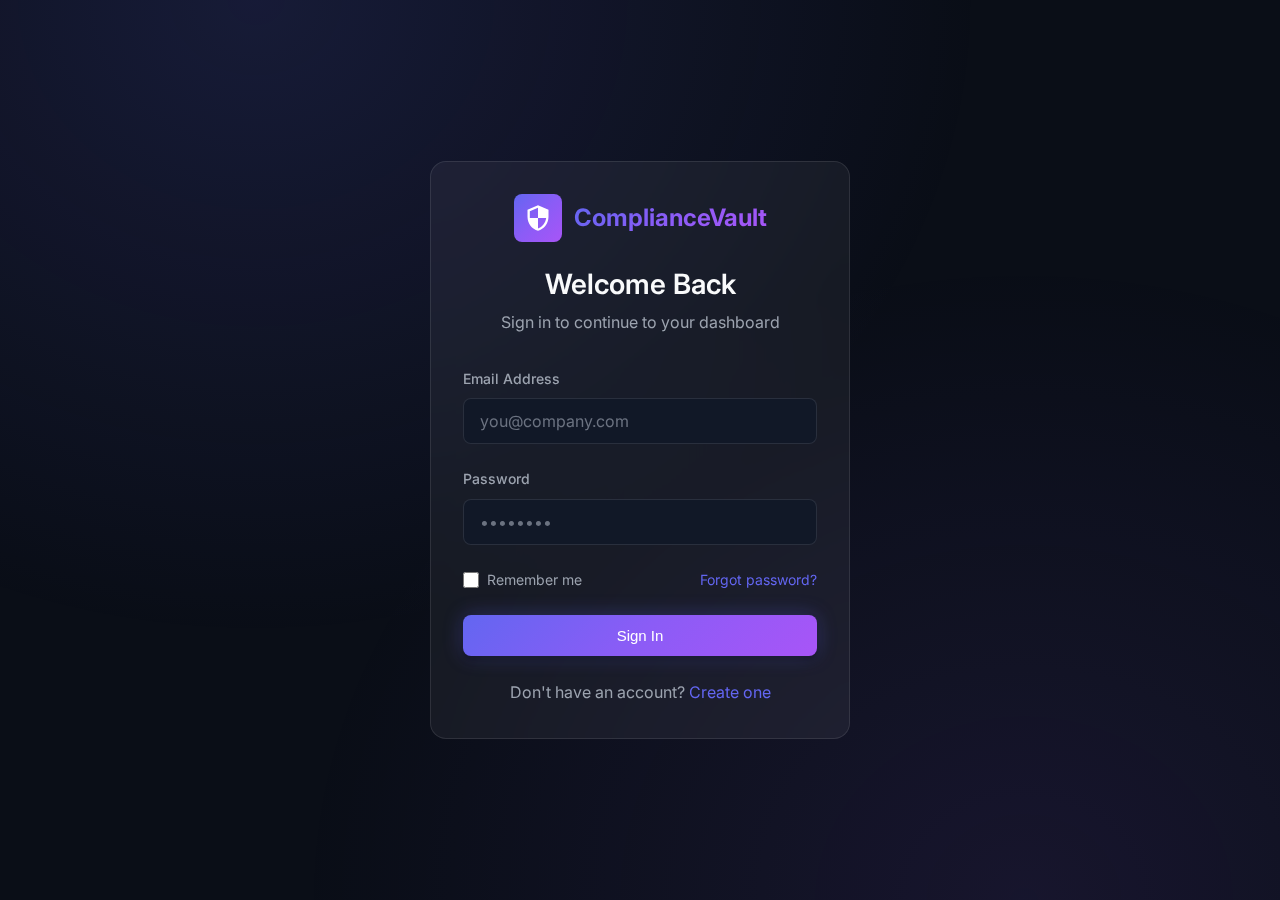
<file: frontend/dashboard/domains.html>
<!DOCTYPE html>
<html lang="en">

<head>
    <meta charset="UTF-8">
    <meta name="viewport" content="width=device-width, initial-scale=1.0">
    <title>Domains - ComplianceVault</title>
    <link rel="preconnect" href="https://fonts.googleapis.com">
    <link rel="preconnect" href="https://fonts.gstatic.com" crossorigin>
    <link href="https://fonts.googleapis.com/css2?family=Inter:wght@300;400;500;600;700&display=swap" rel="stylesheet">
    <link rel="stylesheet" href="../css/styles.css">
    <style>
        .app-layout {
            display: flex;
            min-height: 100vh;
        }

        .sidebar {
            width: 260px;
            background: var(--bg-secondary);
            border-right: 1px solid var(--border-color);
            display: flex;
            flex-direction: column;
            position: fixed;
            top: 0;
            left: 0;
            bottom: 0;
            z-index: 100;
        }

        .sidebar-header {
            padding: 1.5rem;
            border-bottom: 1px solid var(--border-color);
        }

        .sidebar-logo {
            display: flex;
            align-items: center;
            gap: 0.75rem;
            font-size: 1.25rem;
            font-weight: 700;
        }

        .logo-icon {
            width: 36px;
            height: 36px;
            background: var(--accent-gradient);
            border-radius: var(--radius-sm);
            display: flex;
            align-items: center;
            justify-content: center;
        }

        .logo-icon svg {
            width: 20px;
            height: 20px;
            fill: white;
        }

        .sidebar-nav {
            flex: 1;
            padding: 1rem 0;
            overflow-y: auto;
        }

        .nav-section {
            padding: 0.5rem 1rem;
            margin-top: 0.5rem;
        }

        .nav-section-title {
            font-size: 0.75rem;
            font-weight: 600;
            color: var(--text-muted);
            text-transform: uppercase;
            letter-spacing: 0.05em;
            margin-bottom: 0.5rem;
        }

        .nav-link {
            display: flex;
            align-items: center;
            gap: 0.75rem;
            padding: 0.75rem 1rem;
            color: var(--text-secondary);
            border-radius: var(--radius-md);
            margin: 0.25rem 0.5rem;
            transition: all var(--transition-fast);
        }

        .nav-link:hover {
            background: var(--bg-glass);
            color: var(--text-primary);
        }

        .nav-link.active {
            background: var(--accent-gradient);
            color: white;
        }

        .nav-link svg {
            width: 20px;
            height: 20px;
            stroke: currentColor;
            fill: none;
            stroke-width: 2;
        }

        .sidebar-footer {
            padding: 1rem;
            border-top: 1px solid var(--border-color);
        }

        .user-info {
            display: flex;
            align-items: center;
            gap: 0.75rem;
            padding: 0.5rem;
        }

        .user-avatar {
            width: 40px;
            height: 40px;
            background: var(--accent-gradient);
            border-radius: var(--radius-full);
            display: flex;
            align-items: center;
            justify-content: center;
            font-weight: 600;
            color: white;
        }

        .user-details {
            flex: 1;
            min-width: 0;
        }

        .user-name {
            font-weight: 500;
            white-space: nowrap;
            overflow: hidden;
            text-overflow: ellipsis;
        }

        .user-role {
            font-size: 0.75rem;
            color: var(--text-muted);
            text-transform: capitalize;
        }

        .main-content {
            flex: 1;
            margin-left: 260px;
            padding: 2rem;
        }

        .page-header {
            margin-bottom: 2rem;
        }

        .page-title {
            font-size: 1.75rem;
            margin-bottom: 0.5rem;
        }

        .page-subtitle {
            color: var(--text-secondary);
        }

        .domains-grid {
            display: grid;
            grid-template-columns: repeat(auto-fill, minmax(350px, 1fr));
            gap: 1.5rem;
        }

        .domain-card {
            padding: 1.5rem;
            cursor: pointer;
            transition: all var(--transition-fast);
        }

        .domain-card:hover {
            transform: translateY(-2px);
            box-shadow: 0 8px 16px rgba(0, 0, 0, 0.3);
        }

        .domain-header {
            display: flex;
            justify-content: space-between;
            align-items: flex-start;
            margin-bottom: 1rem;
        }

        .domain-code {
            font-family: var(--font-mono);
            font-weight: 700;
            font-size: 1.125rem;
            color: var(--accent-primary);
        }

        .domain-score {
            font-size: 1.5rem;
            font-weight: 700;
        }

        .domain-name {
            font-size: 1rem;
            font-weight: 600;
            margin-bottom: 0.5rem;
        }

        .domain-stats {
            display: flex;
            gap: 1rem;
            margin-top: 1rem;
            padding-top: 1rem;
            border-top: 1px solid var(--border-color);
            font-size: 0.875rem;
            color: var(--text-muted);
        }

        .stat-item {
            display: flex;
            flex-direction: column;
            gap: 0.25rem;
        }

        .stat-label {
            font-size: 0.75rem;
            text-transform: uppercase;
            letter-spacing: 0.05em;
        }

        .stat-value {
            font-weight: 600;
            color: var(--text-primary);
        }

        .info-icon {
            display: inline-flex;
            align-items: center;
            justify-content: center;
            width: 24px;
            height: 24px;
            margin-left: 0.75rem;
            cursor: help;
            color: var(--accent-primary);
            background: rgba(99, 102, 241, 0.15);
            border-radius: 50%;
            transition: all var(--transition-fast);
        }

        .info-icon:hover {
            color: white;
            background: var(--accent-primary);
            transform: scale(1.1);
            box-shadow: 0 0 15px var(--accent-glow);
        }

        .info-icon svg {
            width: 14px;
            height: 14px;
            stroke-width: 2.5;
        }

        .tooltip {
            position: relative;
            /* Ensure tooltip doesn't get clipped by parents */
            z-index: 10;
        }

        .tooltip .tooltip-text {
            visibility: hidden;
            position: absolute;
            z-index: 9999;
            bottom: calc(100% + 12px);
            left: -12px;
            transform: none;

            /* Premium Glass Effect */
            background: rgba(15, 23, 42, 0.95);
            backdrop-filter: blur(16px);
            -webkit-backdrop-filter: blur(16px);
            border: 1px solid rgba(255, 255, 255, 0.15);
            box-shadow:
                0 4px 6px -1px rgba(0, 0, 0, 0.1),
                0 2px 4px -1px rgba(0, 0, 0, 0.06),
                0 20px 25px -5px rgba(0, 0, 0, 0.5);

            /* Improved Typography & Layout */
            color: #f1f5f9;
            text-align: left;
            border-radius: var(--radius-lg);
            padding: 1rem 1.25rem;

            /* Width handling to prevent hidden text */
            width: max-content;
            max-width: 400px;
            min-width: 280px;
            font-size: 0.875rem;
            line-height: 1.6;
            white-space: normal;

            opacity: 0;
            transition: all var(--transition-fast);
            pointer-events: none;
        }

        .tooltip:hover .tooltip-text {
            visibility: visible;
            opacity: 1;
            transform: translateY(-5px);
        }

        .tooltip .tooltip-text::after {
            content: "";
            position: absolute;
            top: 100%;
            left: 24px;
            transform: translateX(-50%);
            border-width: 6px;
            border-style: solid;
            border-color: rgba(15, 23, 42, 0.95) transparent transparent transparent;
        }

        /* Fix for when tooltip goes off-screen right on mobile */
        @media (max-width: 640px) {
            .tooltip .tooltip-text {
                left: auto;
                right: -20px;
                transform: none;
                max-width: 300px;
            }

            .tooltip:hover .tooltip-text {
                transform: translateY(-5px);
            }

            .tooltip .tooltip-text::after {
                left: auto;
                right: 24px;
                transform: none;
            }
        }

        @media (max-width: 768px) {
            .sidebar {
                transform: translateX(-100%);
            }

            .main-content {
                margin-left: 0;
            }

            .domains-grid {
                grid-template-columns: 1fr;
            }
        }

        .split-progress {
            display: flex;
            flex-direction: column;
            gap: 0.5rem;
            margin: 1rem 0;
        }

        .progress-row {
            display: grid;
            grid-template-columns: 80px 1fr;
            align-items: center;
            gap: 0.5rem;
        }

        .progress-label {
            font-size: 0.8rem;
            color: var(--text-secondary);
        }
    </style>
</head>

<body>
    <div class="app-layout">
        <aside class="sidebar">
            <div class="sidebar-header">
                <a href="/" class="sidebar-logo">
                    <div class="logo-icon">
                        <svg viewBox="0 0 24 24">
                            <path
                                d="M12 1L3 5v6c0 5.55 3.84 10.74 9 12 5.16-1.26 9-6.45 9-12V5l-9-4zm0 10.99h7c-.53 4.12-3.28 7.79-7 8.94V12H5V6.3l7-3.11v8.8z" />
                        </svg>
                    </div>
                    <span class="text-gradient">ComplianceVault</span>
                </a>
            </div>
            <nav class="sidebar-nav">
                <div class="nav-section">
                    <div class="nav-section-title">Overview</div>
                    <a href="index.html" class="nav-link">
                        <svg viewBox="0 0 24 24">
                            <path d="M3 9l9-7 9 7v11a2 2 0 01-2 2H5a2 2 0 01-2-2z" />
                            <polyline points="9 22 9 12 15 12 15 22" />
                        </svg>
                        Dashboard
                    </a>
                </div>
                <div class="nav-section">
                    <div class="nav-section-title">Assessment</div>
                    <a href="assessment.html" class="nav-link">
                        <svg viewBox="0 0 24 24">
                            <path d="M9 11l3 3L22 4" />
                            <path d="M21 12v7a2 2 0 01-2 2H5a2 2 0 01-2-2V5a2 2 0 012-2h11" />
                        </svg>
                        Controls
                    </a>
                    <a href="domains.html" class="nav-link active">
                        <svg viewBox="0 0 24 24">
                            <rect x="3" y="3" width="7" height="7" />
                            <rect x="14" y="3" width="7" height="7" />
                            <rect x="14" y="14" width="7" height="7" />
                            <rect x="3" y="14" width="7" height="7" />
                        </svg>
                        Domains
                    </a>
                    <a href="bia.html" class="nav-link" id="navBia">
                        <svg viewBox="0 0 24 24" fill="none" stroke="currentColor" stroke-width="2"
                            stroke-linecap="round" stroke-linejoin="round">
                            <polygon points="12 2 2 7 12 12 22 7 12 2" />
                            <polyline points="2 17 12 22 22 17" />
                            <polyline points="2 12 12 17 22 12" />
                        </svg>
                        Business Impact
                    </a>
                </div>
                <div class="nav-section">
                    <div class="nav-section-title">Management</div>
                    <a href="history.html" class="nav-link">
                        <svg viewBox="0 0 24 24">
                            <circle cx="12" cy="12" r="10" />
                            <polyline points="12 6 12 12 16 14" />
                        </svg>
                        Change Log
                    </a>
                    <a href="users.html" class="nav-link" id="navTeam">
                        <svg viewBox="0 0 24 24">
                            <path d="M17 21v-2a4 4 0 00-4-4H5a4 4 0 00-4 4v2" />
                            <circle cx="9" cy="7" r="4" />
                            <path d="M23 21v-2a4 4 0 00-3-3.87" />
                            <path d="M16 3.13a4 4 0 010 7.75" />
                        </svg>
                        Team
                    </a>
                </div>
            </nav>
            <div class="sidebar-footer">
                <div class="user-info">
                    <div class="user-avatar" id="userAvatar">U</div>
                    <div class="user-details">
                        <div class="user-name" id="userName">Loading...</div>
                        <div class="user-role" id="userRole">-</div>
                    </div>
                    <button class="btn btn-icon btn-ghost" id="logoutBtn" title="Logout">
                        <svg width="18" height="18" viewBox="0 0 24 24" fill="none" stroke="currentColor"
                            stroke-width="2">
                            <path d="M9 21H5a2 2 0 01-2-2V5a2 2 0 012-2h4" />
                            <polyline points="16 17 21 12 16 7" />
                            <line x1="21" y1="12" x2="9" y2="12" />
                        </svg>
                    </button>
                </div>
            </div>
        </aside>

        <main class="main-content">
            <div class="page-header">
                <h1 class="page-title">NIA Policy 2.0 Domains</h1>
                <p class="page-subtitle">Overview of all compliance domains and their status</p>
            </div>

            <div class="domains-grid" id="domainsGrid">
                <div class="glass-card domain-card">
                    <div class="loading-spinner"></div>
                </div>
            </div>
        </main>
    </div>

    <script type="module">
        import { auth, dashboard, isAuthenticated, getUser } from '../js/api.js';

        if (!isAuthenticated()) {
            window.location.href = '../auth/login.html';
        }

        const user = getUser();
        if (user) {
            document.getElementById('userAvatar').textContent = (user.first_name?.[0] || user.email[0]).toUpperCase();
            document.getElementById('userName').textContent = user.first_name ? `${user.first_name} ${user.last_name || ''}` : user.email;
            document.getElementById('userRole').textContent = user.role;

            // Hide admin-only nav links for non-admin users
            if (user.role !== 'admin') {
                document.getElementById('navBia')?.remove();
                document.getElementById('navTeam')?.remove();
            }
        }

        document.getElementById('logoutBtn').addEventListener('click', () => auth.logout());

        function getScoreColor(score) {
            if (score >= 80) return 'success';
            if (score >= 50) return 'warning';
            return 'danger';
        }

        async function loadDomains() {
            const grid = document.getElementById('domainsGrid');

            try {
                const data = await dashboard.getOverview();

                grid.innerHTML = data.domain_scores.map(d => {
                    const color = getScoreColor(d.score);

                    // Baseline calcs
                    const bFully = d.baseline_fully_applied || 0;
                    const bPart = d.baseline_partially_applied || 0;
                    const bLow = d.baseline_low_applied || 0;
                    const bTotal = d.baseline_controls;
                    const bScore = ((bFully * 1.0) + (bPart * 0.5) + (bLow * 0.25));
                    const bPercent = bTotal > 0 ? (bScore / bTotal * 100) : 0;

                    // Additional calcs
                    const aFully = d.additional_fully_applied || 0;
                    const aPart = d.additional_partially_applied || 0;
                    const aLow = d.additional_low_applied || 0;
                    const aTarget = Math.max(d.additional_control_target || 0, d.additional_applicable || 0);
                    const aScore = ((aFully * 1.0) + (aPart * 0.5) + (aLow * 0.25));
                    const aPercent = aTarget > 0 ? (aScore / aTarget * 100) : 0;

                    // Total calcs
                    const tFully = d.fully_applied || 0;
                    const tPart = d.partially_applied || 0;
                    const tLow = d.low_applied || 0;
                    const tTotal = d.total_controls || 0;

                    return `
                        <div class="glass-card domain-card" onclick="window.location.href='assessment.html?domain=${d.domain_code}'">
                            <div class="domain-header">
                                <div style="display: flex; align-items: center;">
                                    <div class="domain-code">${d.domain_code}</div>
                                    ${d.domain_objective ? `
                                        <div class="tooltip info-icon">
                                            <svg viewBox="0 0 24 24" fill="none" stroke="currentColor" stroke-width="2">
                                                <circle cx="12" cy="12" r="10"/>
                                                <line x1="12" y1="16" x2="12" y2="12"/>
                                                <line x1="12" y1="8" x2="12.01" y2="8"/>
                                            </svg>
                                            <span class="tooltip-text">${d.domain_objective}</span>
                                        </div>
                                    ` : ''}
                                </div>
                                <div class="domain-score" style="color: var(--color-${getScoreColor(d.score)})">${d.score}%</div>
                            </div>
                            <div class="domain-name">${d.domain}</div>
                            
                            <!-- Split Progress Bars -->
                            <div class="split-progress">
                                <div class="progress-row">
                                    <span class="progress-label">Baseline</span>
                                    <div class="progress-bar">
                                        <div class="progress-fill ${bPercent >= 100 ? 'green' : (bPercent >= 50 ? 'amber' : 'red')}" 
                                             style="width: ${bPercent}%"></div>
                                    </div>
                                </div>
                                <div class="progress-row">
                                    <span class="progress-label">Additional</span>
                                    <div class="progress-bar">
                                        <div class="progress-fill ${aPercent >= 100 ? 'green' : (aPercent >= 50 ? 'amber' : 'red')}" 
                                             style="width: ${aPercent}%"></div>
                                    </div>
                                </div>
                            </div>
                            <div class="domain-stats">
                                <div class="stat-item">
                                    <span class="stat-label">Baseline Controls</span>
                                    <span class="stat-value" style="font-size:0.8rem">
                                        ${bFully}+${bPart}+${bLow} <span class="text-muted">/ ${bTotal}</span>
                                    </span>
                                </div>
                                <div class="stat-item">
                                    <span class="stat-label">Additional Controls</span>
                                    <span class="stat-value" style="font-size:0.8rem">
                                        ${aFully}+${aPart}+${aLow} <span class="text-muted">/ ${aTarget}</span>
                                    </span>
                                </div>
                                <div class="stat-item">
                                    <span class="stat-label">Total Applied</span>
                                    <span class="stat-value" style="font-size:0.8rem">
                                        ${tFully}+${tPart}+${tLow} <span class="text-muted">/ ${tTotal}</span>
                                    </span>
                                </div>
                            </div>
                        </div>
                    `;
                }).join('');

            } catch (error) {
                console.error('Failed to load domains:', error);
                grid.innerHTML = '<div class="empty-state"><p>Failed to load domains</p></div>';
            }
        }

        loadDomains();
    </script>
</body>

</html>
</file>
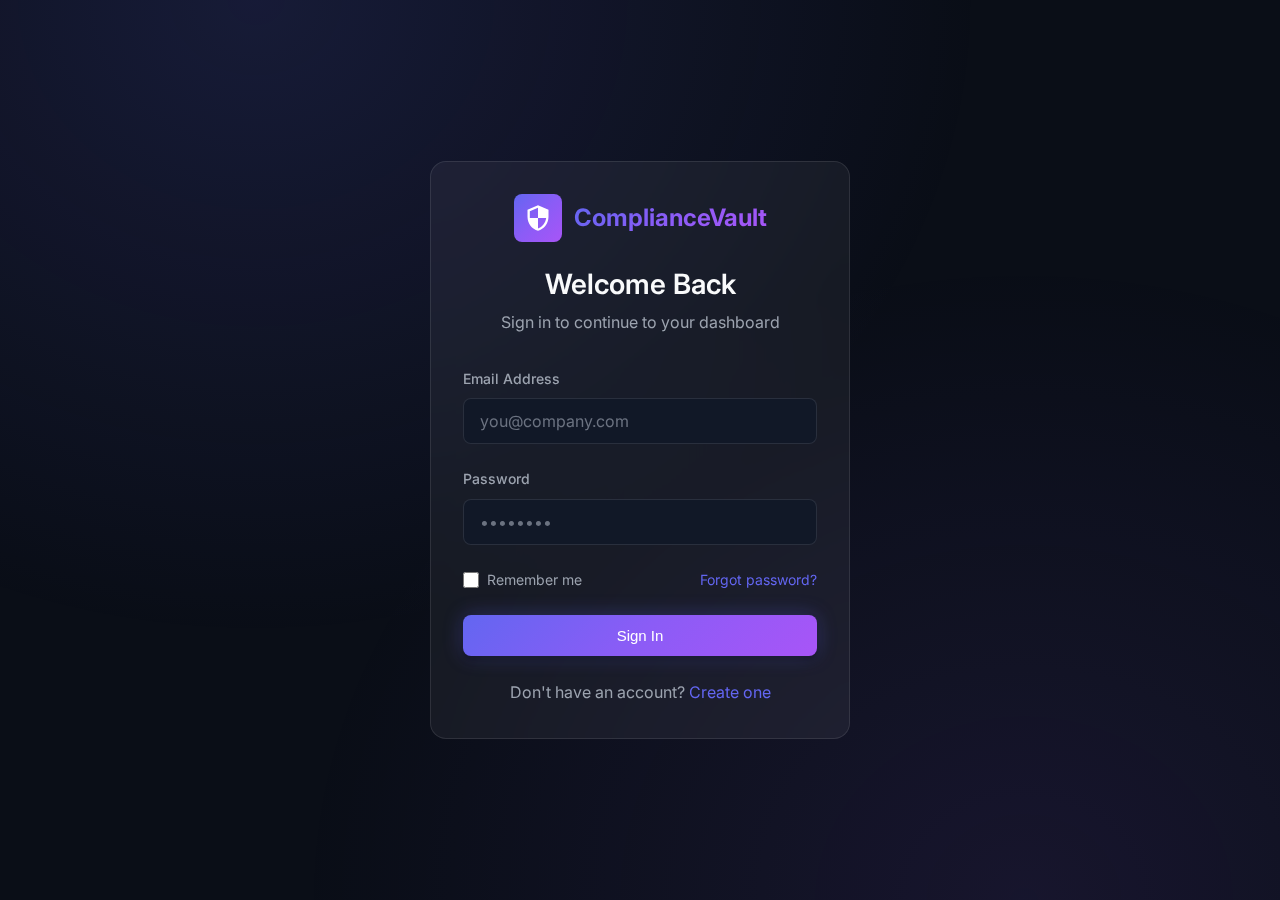
<file: frontend/dashboard/history.html>
<!DOCTYPE html>
<html lang="en">

<head>
    <meta charset="UTF-8">
    <meta name="viewport" content="width=device-width, initial-scale=1.0">
    <title>Change Log - ComplianceVault</title>
    <link rel="preconnect" href="https://fonts.googleapis.com">
    <link rel="preconnect" href="https://fonts.gstatic.com" crossorigin>
    <link href="https://fonts.googleapis.com/css2?family=Inter:wght@300;400;500;600;700&display=swap" rel="stylesheet">
    <link rel="stylesheet" href="../css/styles.css">
    <style>
        .app-layout {
            display: flex;
            min-height: 100vh;
        }

        .sidebar {
            width: 260px;
            background: var(--bg-secondary);
            border-right: 1px solid var(--border-color);
            display: flex;
            flex-direction: column;
            position: fixed;
            top: 0;
            left: 0;
            bottom: 0;
            z-index: 100;
        }

        .sidebar-header {
            padding: 1.5rem;
            border-bottom: 1px solid var(--border-color);
        }

        .sidebar-logo {
            display: flex;
            align-items: center;
            gap: 0.75rem;
            font-size: 1.25rem;
            font-weight: 700;
        }

        .logo-icon {
            width: 36px;
            height: 36px;
            background: var(--accent-gradient);
            border-radius: var(--radius-sm);
            display: flex;
            align-items: center;
            justify-content: center;
        }

        .logo-icon svg {
            width: 20px;
            height: 20px;
            fill: white;
        }

        .sidebar-nav {
            flex: 1;
            padding: 1rem 0;
            overflow-y: auto;
        }

        .nav-section {
            padding: 0.5rem 1rem;
            margin-top: 0.5rem;
        }

        .nav-section-title {
            font-size: 0.75rem;
            font-weight: 600;
            color: var(--text-muted);
            text-transform: uppercase;
            letter-spacing: 0.05em;
            margin-bottom: 0.5rem;
        }

        .nav-link {
            display: flex;
            align-items: center;
            gap: 0.75rem;
            padding: 0.75rem 1rem;
            color: var(--text-secondary);
            border-radius: var(--radius-md);
            margin: 0.25rem 0.5rem;
            transition: all var(--transition-fast);
        }

        .nav-link:hover {
            background: var(--bg-glass);
            color: var(--text-primary);
        }

        .nav-link.active {
            background: var(--accent-gradient);
            color: white;
        }

        .nav-link svg {
            width: 20px;
            height: 20px;
            stroke: currentColor;
            fill: none;
            stroke-width: 2;
        }

        .sidebar-footer {
            padding: 1rem;
            border-top: 1px solid var(--border-color);
        }

        .user-info {
            display: flex;
            align-items: center;
            gap: 0.75rem;
            padding: 0.5rem;
        }

        .user-avatar {
            width: 40px;
            height: 40px;
            background: var(--accent-gradient);
            border-radius: var(--radius-full);
            display: flex;
            align-items: center;
            justify-content: center;
            font-weight: 600;
            color: white;
        }

        .user-details {
            flex: 1;
            min-width: 0;
        }

        .user-name {
            font-weight: 500;
            white-space: nowrap;
            overflow: hidden;
            text-overflow: ellipsis;
        }

        .user-role {
            font-size: 0.75rem;
            color: var(--text-muted);
            text-transform: capitalize;
        }

        .main-content {
            flex: 1;
            margin-left: 260px;
            padding: 2rem;
        }

        .page-header {
            margin-bottom: 2rem;
        }

        .page-title {
            font-size: 1.75rem;
            margin-bottom: 0.5rem;
        }

        .page-subtitle {
            color: var(--text-secondary);
        }

        .history-timeline {
            position: relative;
            padding-left: 2rem;
        }

        .history-timeline::before {
            content: '';
            position: absolute;
            left: 0.5rem;
            top: 0;
            bottom: 0;
            width: 2px;
            background: var(--border-color);
        }

        .history-item {
            position: relative;
            padding: 1rem 1.5rem;
            margin-bottom: 1rem;
            background: var(--bg-glass);
            border: 1px solid var(--border-color);
            border-radius: var(--radius-md);
        }

        .history-item::before {
            content: '';
            position: absolute;
            left: -1.75rem;
            top: 1.25rem;
            width: 12px;
            height: 12px;
            background: var(--accent-primary);
            border-radius: 50%;
            border: 2px solid var(--bg-primary);
        }

        .history-header {
            display: flex;
            justify-content: space-between;
            align-items: flex-start;
            margin-bottom: 0.5rem;
        }

        .history-title {
            font-weight: 600;
            display: flex;
            align-items: center;
            gap: 0.5rem;
        }

        .history-time {
            font-size: 0.75rem;
            color: var(--text-muted);
        }

        .history-details {
            font-size: 0.875rem;
            color: var(--text-secondary);
        }

        .history-user {
            margin-top: 0.5rem;
            font-size: 0.8125rem;
            color: var(--text-muted);
        }

        .action-badge {
            font-size: 0.6875rem;
            padding: 0.125rem 0.5rem;
        }

        .action-create {
            background: var(--color-success-bg);
            color: var(--color-success);
        }

        .action-update {
            background: var(--color-info-bg);
            color: var(--color-info);
        }

        .action-delete {
            background: var(--color-danger-bg);
            color: var(--color-danger);
        }

        .filter-bar {
            display: flex;
            gap: 1rem;
            margin-bottom: 1.5rem;
        }

        .filter-bar select {
            padding: 0.5rem 1rem;
            background: var(--bg-tertiary);
            border: 1px solid var(--border-color);
            border-radius: var(--radius-sm);
            color: var(--text-primary);
        }

        .empty-state {
            text-align: center;
            padding: 4rem 2rem;
            color: var(--text-muted);
        }

        @media (max-width: 768px) {
            .sidebar {
                transform: translateX(-100%);
            }

            .main-content {
                margin-left: 0;
            }
        }
    </style>
</head>

<body>
    <div class="app-layout">
        <aside class="sidebar">
            <div class="sidebar-header">
                <a href="/" class="sidebar-logo">
                    <div class="logo-icon">
                        <svg viewBox="0 0 24 24">
                            <path
                                d="M12 1L3 5v6c0 5.55 3.84 10.74 9 12 5.16-1.26 9-6.45 9-12V5l-9-4zm0 10.99h7c-.53 4.12-3.28 7.79-7 8.94V12H5V6.3l7-3.11v8.8z" />
                        </svg>
                    </div>
                    <span class="text-gradient">ComplianceVault</span>
                </a>
            </div>
            <nav class="sidebar-nav">
                <div class="nav-section">
                    <div class="nav-section-title">Overview</div>
                    <a href="index.html" class="nav-link">
                        <svg viewBox="0 0 24 24">
                            <path d="M3 9l9-7 9 7v11a2 2 0 01-2 2H5a2 2 0 01-2-2z" />
                            <polyline points="9 22 9 12 15 12 15 22" />
                        </svg>
                        Dashboard
                    </a>
                </div>
                <div class="nav-section">
                    <div class="nav-section-title">Assessment</div>
                    <a href="assessment.html" class="nav-link">
                        <svg viewBox="0 0 24 24">
                            <path d="M9 11l3 3L22 4" />
                            <path d="M21 12v7a2 2 0 01-2 2H5a2 2 0 01-2-2V5a2 2 0 012-2h11" />
                        </svg>
                        Controls
                    </a>
                    <a href="domains.html" class="nav-link">
                        <svg viewBox="0 0 24 24">
                            <rect x="3" y="3" width="7" height="7" />
                            <rect x="14" y="3" width="7" height="7" />
                            <rect x="14" y="14" width="7" height="7" />
                            <rect x="3" y="14" width="7" height="7" />
                        </svg>
                        Domains
                    </a>
                    <a href="bia.html" class="nav-link" id="navBia">
                        <svg viewBox="0 0 24 24" fill="none" stroke="currentColor" stroke-width="2"
                            stroke-linecap="round" stroke-linejoin="round">
                            <polygon points="12 2 2 7 12 12 22 7 12 2" />
                            <polyline points="2 17 12 22 22 17" />
                            <polyline points="2 12 12 17 22 12" />
                        </svg>
                        Business Impact
                    </a>
                </div>
                <div class="nav-section">
                    <div class="nav-section-title">Management</div>
                    <a href="history.html" class="nav-link active">
                        <svg viewBox="0 0 24 24">
                            <circle cx="12" cy="12" r="10" />
                            <polyline points="12 6 12 12 16 14" />
                        </svg>
                        Change Log
                    </a>
                    <a href="users.html" class="nav-link" id="navTeam">
                        <svg viewBox="0 0 24 24">
                            <path d="M17 21v-2a4 4 0 00-4-4H5a4 4 0 00-4 4v2" />
                            <circle cx="9" cy="7" r="4" />
                            <path d="M23 21v-2a4 4 0 00-3-3.87" />
                            <path d="M16 3.13a4 4 0 010 7.75" />
                        </svg>
                        Team
                    </a>
                </div>
            </nav>
            <div class="sidebar-footer">
                <div class="user-info">
                    <div class="user-avatar" id="userAvatar">U</div>
                    <div class="user-details">
                        <div class="user-name" id="userName">Loading...</div>
                        <div class="user-role" id="userRole">-</div>
                    </div>
                    <button class="btn btn-icon btn-ghost" id="logoutBtn" title="Logout">
                        <svg width="18" height="18" viewBox="0 0 24 24" fill="none" stroke="currentColor"
                            stroke-width="2">
                            <path d="M9 21H5a2 2 0 01-2-2V5a2 2 0 012-2h4" />
                            <polyline points="16 17 21 12 16 7" />
                            <line x1="21" y1="12" x2="9" y2="12" />
                        </svg>
                    </button>
                </div>
            </div>
        </aside>

        <main class="main-content">
            <div class="page-header">
                <h1 class="page-title">Change Log</h1>
                <p class="page-subtitle">Track all changes and activities in your assessment</p>
            </div>

            <div class="filter-bar">
                <select id="entityFilter">
                    <option value="">All Types</option>
                    <option value="evaluation">Evaluations</option>
                    <option value="evidence">Evidence</option>
                    <option value="comment">Comments</option>
                </select>
            </div>

            <div class="glass-card">
                <div class="history-timeline" id="historyList">
                    <div class="empty-state">
                        <div class="loading-spinner" style="margin: 0 auto 1rem"></div>
                        <p>Loading history...</p>
                    </div>
                </div>
            </div>
        </main>
    </div>

    <script type="module">
        import { auth, history, isAuthenticated, getUser } from '../js/api.js';

        if (!isAuthenticated()) {
            window.location.href = '../auth/login.html';
        }

        const user = getUser();
        if (user) {
            document.getElementById('userAvatar').textContent = (user.first_name?.[0] || user.email[0]).toUpperCase();
            document.getElementById('userName').textContent = user.first_name ? `${user.first_name} ${user.last_name || ''}` : user.email;
            document.getElementById('userRole').textContent = user.role;

            // Hide admin-only nav links for non-admin users
            if (user.role !== 'admin') {
                document.getElementById('navBia')?.remove();
                document.getElementById('navTeam')?.remove();
            }
        }

        document.getElementById('logoutBtn').addEventListener('click', () => auth.logout());

        async function loadHistory() {
            const container = document.getElementById('historyList');
            const entityFilter = document.getElementById('entityFilter').value;

            try {
                const data = await history.list(entityFilter || null, 100);

                if (data.length === 0) {
                    container.innerHTML = '<div class="empty-state"><p>No changes recorded yet</p></div>';
                    return;
                }

                container.innerHTML = data.map(item => {
                    const actionClass = item.action === 'delete' ? 'action-delete' : item.action === 'update' ? 'action-update' : 'action-create';
                    const actionLabel = item.action.charAt(0).toUpperCase() + item.action.slice(1);

                    let changes = {};
                    try { changes = JSON.parse(item.changes || '{}'); } catch (e) { }

                    const details = [];
                    if (changes.control_code) details.push(`Control: ${changes.control_code}`);
                    if (changes.new_status) details.push(`Status: ${changes.old_status || 'none'} → ${changes.new_status}`);
                    if (changes.file_name) details.push(`File: ${changes.file_name}`);
                    if (changes.content) details.push(`Comment: "${changes.content.substring(0, 50)}..."`);

                    return `
                        <div class="history-item">
                            <div class="history-header">
                                <div class="history-title">
                                    <span class="badge ${actionClass} action-badge">${actionLabel}</span>
                                    ${item.entity_type.charAt(0).toUpperCase() + item.entity_type.slice(1)}
                                </div>
                                <span class="history-time">${new Date(item.created_at).toLocaleString()}</span>
                            </div>
                            <div class="history-details">${details.join(' • ') || 'No details'}</div>
                            <div class="history-user">by ${item.user_name || 'Unknown'}</div>
                        </div>
                    `;
                }).join('');

            } catch (error) {
                console.error('Failed to load history:', error);
                container.innerHTML = '<div class="empty-state"><p>Failed to load history</p></div>';
            }
        }

        document.getElementById('entityFilter').addEventListener('change', loadHistory);
        loadHistory();
    </script>
</body>

</html>
</file>
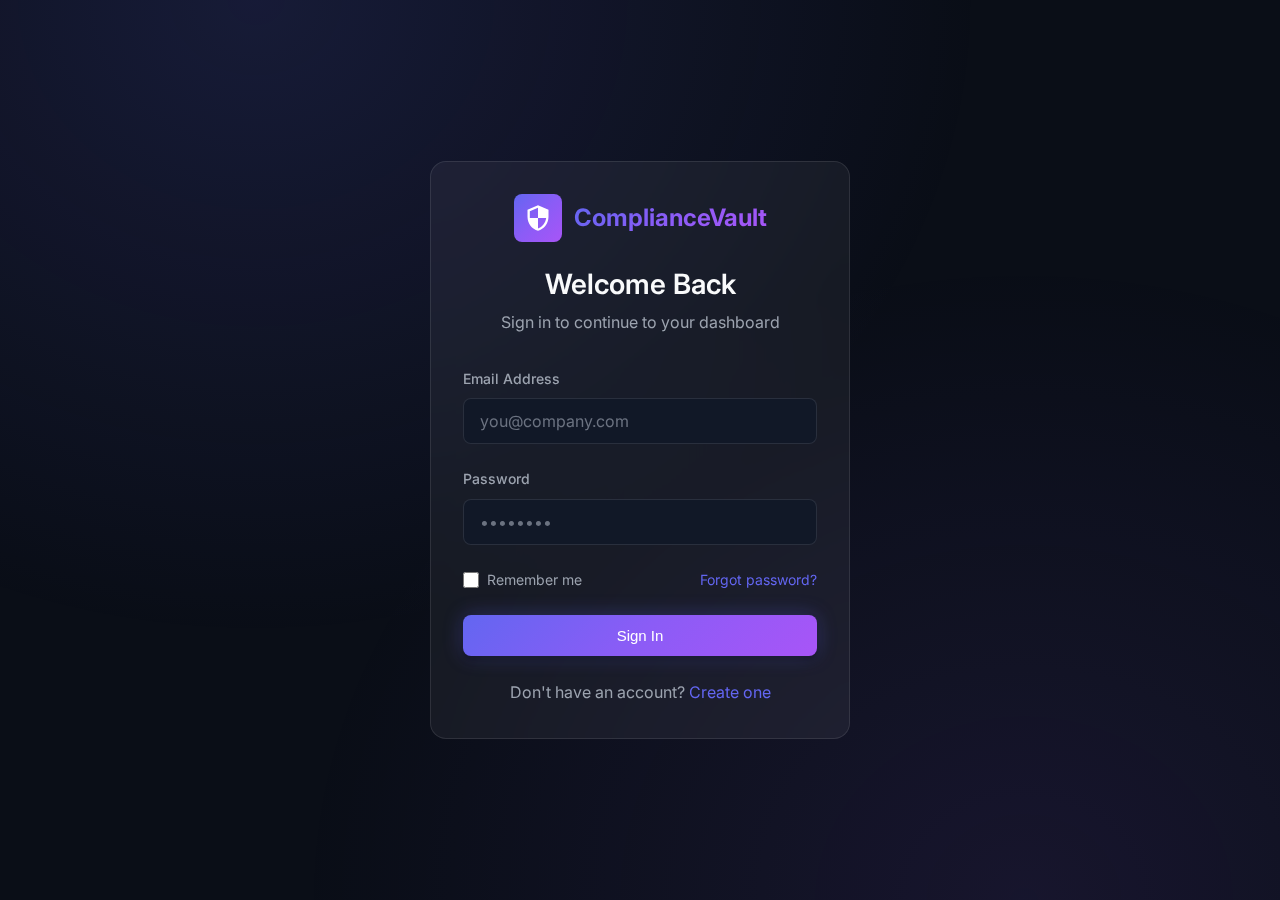
<file: frontend/dashboard/methodology.html>
<!DOCTYPE html>
<html lang="en">

<head>
    <meta charset="UTF-8">
    <meta name="viewport" content="width=device-width, initial-scale=1.0">
    <title>Scoring Methodology - NIA Policy 2.0 ComplianceVault</title>
    <link rel="preconnect" href="https://fonts.googleapis.com">
    <link rel="preconnect" href="https://fonts.gstatic.com" crossorigin>
    <link href="https://fonts.googleapis.com/css2?family=Inter:wght@300;400;500;600;700&display=swap" rel="stylesheet">
    <link rel="stylesheet" href="../css/styles.css">
    <style>
        .app-layout {
            display: flex;
            min-height: 100vh;
        }

        .sidebar {
            width: 260px;
            background: var(--bg-secondary);
            border-right: 1px solid var(--border-color);
            display: flex;
            flex-direction: column;
            position: fixed;
            top: 0;
            left: 0;
            bottom: 0;
            z-index: 100;
        }

        .sidebar-header {
            padding: 1.5rem;
            border-bottom: 1px solid var(--border-color);
        }

        .sidebar-logo {
            display: flex;
            align-items: center;
            gap: 0.75rem;
            font-size: 1.25rem;
            font-weight: 700;
        }

        .logo-icon {
            width: 36px;
            height: 36px;
            background: var(--accent-gradient);
            border-radius: var(--radius-sm);
            display: flex;
            align-items: center;
            justify-content: center;
        }

        .logo-icon svg {
            width: 20px;
            height: 20px;
            fill: white;
        }

        .sidebar-nav {
            flex: 1;
            padding: 1rem 0;
            overflow-y: auto;
        }

        .nav-section {
            padding: 0.5rem 1rem;
            margin-top: 0.5rem;
        }

        .nav-section-title {
            font-size: 0.75rem;
            font-weight: 600;
            color: var(--text-muted);
            text-transform: uppercase;
            letter-spacing: 0.05em;
            margin-bottom: 0.5rem;
        }

        .nav-link {
            display: flex;
            align-items: center;
            gap: 0.75rem;
            padding: 0.75rem 1rem;
            color: var(--text-secondary);
            border-radius: var(--radius-md);
            margin: 0.25rem 0.5rem;
            transition: all var(--transition-fast);
        }

        .nav-link:hover {
            background: var(--bg-glass);
            color: var(--text-primary);
        }

        .nav-link.active {
            background: var(--accent-gradient);
            color: white;
        }

        .nav-link svg {
            width: 20px;
            height: 20px;
            stroke: currentColor;
            fill: none;
            stroke-width: 2;
        }

        .sidebar-footer {
            padding: 1rem;
            border-top: 1px solid var(--border-color);
        }

        .user-info {
            display: flex;
            align-items: center;
            gap: 0.75rem;
            padding: 0.5rem;
        }

        .user-avatar {
            width: 40px;
            height: 40px;
            background: var(--accent-gradient);
            border-radius: var(--radius-full);
            display: flex;
            align-items: center;
            justify-content: center;
            font-weight: 600;
            color: white;
        }

        .user-details {
            flex: 1;
            min-width: 0;
        }

        .user-name {
            font-weight: 500;
            white-space: nowrap;
            overflow: hidden;
            text-overflow: ellipsis;
        }

        .user-role {
            font-size: 0.75rem;
            color: var(--text-muted);
            text-transform: capitalize;
        }

        .main-content {
            flex: 1;
            margin-left: 260px;
            padding: 2rem;
            max-width: 1200px;
        }

        .page-header {
            margin-bottom: 2rem;
        }

        .page-title {
            font-size: 1.75rem;
            margin-bottom: 0.5rem;
        }

        .page-subtitle {
            color: var(--text-secondary);
        }

        .methodology-section {
            margin-bottom: 2rem;
        }

        .methodology-section h2 {
            font-size: 1.5rem;
            margin-bottom: 1rem;
            color: var(--accent-primary);
        }

        .methodology-section h3 {
            font-size: 1.125rem;
            margin: 1.5rem 0 0.75rem;
            color: var(--text-primary);
        }

        .methodology-section p {
            line-height: 1.7;
            margin-bottom: 1rem;
            color: var(--text-secondary);
        }

        .formula-box {
            background: var(--bg-tertiary);
            border-left: 4px solid var(--accent-primary);
            padding: 1.5rem;
            margin: 1.5rem 0;
            border-radius: var(--radius-md);
            font-family: var(--font-mono);
        }

        .formula-box code {
            display: block;
            font-size: 1rem;
            color: var(--text-primary);
            margin: 0.5rem 0;
        }

        .status-table {
            width: 100%;
            border-collapse: collapse;
            margin: 1.5rem 0;
        }

        .status-table th,
        .status-table td {
            padding: 0.75rem 1rem;
            text-align: left;
            border-bottom: 1px solid var(--border-color);
        }

        .status-table th {
            background: var(--bg-secondary);
            font-weight: 600;
            color: var(--text-muted);
            text-transform: uppercase;
            font-size: 0.75rem;
            letter-spacing: 0.05em;
        }

        .status-table tr:hover {
            background: var(--bg-glass);
        }

        .example-box {
            background: var(--bg-glass);
            padding: 1.5rem;
            border-radius: var(--radius-md);
            margin: 1.5rem 0;
        }

        .example-box h4 {
            margin-bottom: 1rem;
            color: var(--color-info);
        }

        @media (max-width: 768px) {
            .sidebar {
                transform: translateX(-100%);
            }

            .main-content {
                margin-left: 0;
            }
        }
    </style>
</head>

<body>
    <div class="app-layout">
        <aside class="sidebar">
            <div class="sidebar-header">
                <a href="/" class="sidebar-logo">
                    <div class="logo-icon">
                        <svg viewBox="0 0 24 24">
                            <path
                                d="M12 1L3 5v6c0 5.55 3.84 10.74 9 12 5.16-1.26 9-6.45 9-12V5l-9-4zm0 10.99h7c-.53 4.12-3.28 7.79-7 8.94V12H5V6.3l7-3.11v8.8z" />
                        </svg>
                    </div>
                    <span class="text-gradient">ComplianceVault</span>
                </a>
            </div>
            <nav class="sidebar-nav">
                <div class="nav-section">
                    <div class="nav-section-title">Overview</div>
                    <a href="index.html" class="nav-link">
                        <svg viewBox="0 0 24 24">
                            <path d="M3 9l9-7 9 7v11a2 2 0 01-2 2H5a2 2 0 01-2-2z" />
                            <polyline points="9 22 9 12 15 12 15 22" />
                        </svg>
                        Dashboard
                    </a>
                </div>
                <div class="nav-section">
                    <div class="nav-section-title">Assessment</div>
                    <a href="assessment.html" class="nav-link">
                        <svg viewBox="0 0 24 24">
                            <path d="M9 11l3 3L22 4" />
                            <path d="M21 12v7a2 2 0 01-2 2H5a2 2 0 01-2-2V5a2 2 0 012-2h11" />
                        </svg>
                        Controls
                    </a>
                    <a href="domains.html" class="nav-link">
                        <svg viewBox="0 0 24 24">
                            <rect x="3" y="3" width="7" height="7" />
                            <rect x="14" y="3" width="7" height="7" />
                            <rect x="14" y="14" width="7" height="7" />
                            <rect x="3" y="14" width="7" height="7" />
                        </svg>
                        Domains
                    </a>
                    <a href="bia.html" class="nav-link" id="navBia">
                        <svg viewBox="0 0 24 24" fill="none" stroke="currentColor" stroke-width="2"
                            stroke-linecap="round" stroke-linejoin="round">
                            <polygon points="12 2 2 7 12 12 22 7 12 2" />
                            <polyline points="2 17 12 22 22 17" />
                            <polyline points="2 12 12 17 22 12" />
                        </svg>
                        Business Impact
                    </a>
                </div>
                <div class="nav-section">
                    <div class="nav-section-title">Management</div>
                    <a href="history.html" class="nav-link">
                        <svg viewBox="0 0 24 24">
                            <circle cx="12" cy="12" r="10" />
                            <polyline points="12 6 12 12 16 14" />
                        </svg>
                        Change Log
                    </a>
                    <a href="users.html" class="nav-link" id="navTeam">
                        <svg viewBox="0 0 24 24">
                            <path d="M17 21v-2a4 4 0 00-4-4H5a4 4 0 00-4 4v2" />
                            <circle cx="9" cy="7" r="4" />
                            <path d="M23 21v-2a4 4 0 00-3-3.87" />
                            <path d="M16 3.13a4 4 0 010 7.75" />
                        </svg>
                        Team
                    </a>
                    <a href="methodology.html" class="nav-link active">
                        <svg viewBox="0 0 24 24">
                            <circle cx="12" cy="12" r="10" />
                            <line x1="12" y1="16" x2="12" y2="12" />
                            <line x1="12" y1="8" x2="12.01" y2="8" />
                        </svg>
                        Scoring
                    </a>
                </div>
            </nav>
            <div class="sidebar-footer">
                <div class="user-info">
                    <div class="user-avatar" id="userAvatar">U</div>
                    <div class="user-details">
                        <div class="user-name" id="userName">Loading...</div>
                        <div class="user-role" id="userRole">-</div>
                    </div>
                    <button class="btn btn-icon btn-ghost" id="logoutBtn" title="Logout">
                        <svg width="18" height="18" viewBox="0 0 24 24" fill="none" stroke="currentColor"
                            stroke-width="2">
                            <path d="M9 21H5a2 2 0 01-2-2V5a2 2 0 012-2h4" />
                            <polyline points="16 17 21 12 16 7" />
                            <line x1="21" y1="12" x2="9" y2="12" />
                        </svg>
                    </button>
                </div>
            </div>
        </aside>

        <main class="main-content">
            <div class="page-header">
                <h1 class="page-title">Compliance Scoring Methodology</h1>
                <p class="page-subtitle">Understanding how your NIA Policy 2.0 compliance scores are calculated</p>
            </div>

            <div class="glass-card methodology-section">
                <h2>Overview</h2>
                <p>ComplianceVault uses a transparent, weighted scoring system to calculate your organization's
                    compliance with Qatar's National Information Assurance (NIA) Policy 2.0. This methodology ensures
                    accurate representation of your security posture across all control domains.</p>
            </div>

            <div class="glass-card methodology-section">
                <h2>BIA & Security Levels</h2>
                <p>The Business Impact Analysis (BIA) determines your organization's Security Level, which dictates the
                    strictness of control requirements.</p>

                <table class="status-table">
                    <thead>
                        <tr>
                            <th>Security Level</th>
                            <th>Trigger Condition</th>
                            <th>Control Requirements</th>
                        </tr>
                    </thead>
                    <tbody>
                        <tr>
                            <td><span class="badge badge-success">Low</span></td>
                            <td>Default / Low impact assets only</td>
                            <td>Baseline Controls Only</td>
                        </tr>
                        <tr>
                            <td><span class="badge badge-warning">Medium</span></td>
                            <td>At least one "Medium" impact asset</td>
                            <td>Baseline + 1 additional control per domain (if applicable)</td>
                        </tr>
                        <tr>
                            <td><span class="badge badge-danger">High</span></td>
                            <td>At least one "High" impact asset</td>
                            <td>Baseline + 2 additional controls per domain (if applicable)</td>
                        </tr>
                    </tbody>
                </table>
                <p>Your Compliance Target is dynamically adjusted based on this level.</p>
            </div>

            <div class="glass-card methodology-section">
                <h2>Evaluation Status Values</h2>
                <p>Each control in the NIA Policy 2.0 framework can be assigned one of four evaluation statuses:</p>

                <table class="status-table">
                    <thead>
                        <tr>
                            <th>Status</th>
                            <th>Score Value</th>
                            <th>Description</th>
                        </tr>
                    </thead>
                    <tbody>
                        <tr>
                            <td><span class="badge badge-success">Fully Applied</span></td>
                            <td><strong>100%</strong></td>
                            <td>Control is completely implemented and operational</td>
                        </tr>
                        <tr>
                            <td><span class="badge badge-warning">Partially Applied</span></td>
                            <td><strong>50%</strong></td>
                            <td>Control is partially (at least 50%) implemented or in progress</td>
                        </tr>
                        <tr>
                            <td><span class="badge badge-secondary">Low Applied</span></td>
                            <td><strong>25%</strong></td>
                            <td>Control has minimal (25%) implementation or legacy coverage</td>
                        </tr>
                        <tr>
                            <td><span class="badge badge-danger">Not Applied</span></td>
                            <td><strong>0%</strong></td>
                            <td>Control is not implemented</td>
                        </tr>
                        <tr>
                            <td><span class="badge badge-neutral">Not Evaluated</span></td>
                            <td><strong>Excluded</strong></td>
                            <td>Control has not been assessed yet (not counted in calculations)</td>
                        </tr>
                    </tbody>
                </table>
            </div>

            <div class="glass-card methodology-section">
                <h2>Overall Compliance Score</h2>
                <p>Your overall compliance score represents the percentage of all evaluated controls that are fully or
                    partially implemented.</p>

                <div class="formula-box">
                    <strong>Formula:</strong>
                    <code>Overall Score = (Σ Control Scores) / (Total Evaluated Controls) × 100</code>
                    <br><br>
                    <strong>Where:</strong>
                    <code>Σ Control Scores = (Fully Applied × 1.0) + (Partially Applied × 0.5) + (Low Applied × 0.25)</code>
                    <code>Total Evaluated Controls = All controls except "Not Evaluated"</code>
                </div>

                <div class="example-box">
                    <h4>Example Calculation:</h4>
                    <p><strong>Scenario:</strong> Organization has evaluated 100 controls</p>
                    <ul style="margin-left: 1.5rem; color: var(--text-secondary);">
                        <li>50 controls: Fully Applied (50 × 1.0 = 50 points)</li>
                        <li>30 controls: Partially Applied (30 × 0.5 = 15 points)</li>
                        <li>20 controls: Low Applied (20 × 0.25 = 5 points)</li>
                    </ul>
                    <p style="margin-top: 1rem;"><strong>Calculation:</strong></p>
                    <code
                        style="display: block; background: var(--bg-tertiary); padding: 1rem; border-radius: var(--radius-sm); font-family: var(--font-mono);">
                        Overall Score = (50 + 15 + 5) / 100 × 100 = 70%
                    </code>
                </div>
            </div>

            <div class="glass-card methodology-section">
                <h2>Baseline Compliance Score</h2>
                <p>The baseline score focuses only on controls marked as "Baseline" in the NIA Policy 2.0 framework.
                    These are the minimum required controls for basic compliance.</p>

                <div class="formula-box">
                    <strong>Formula:</strong>
                    <code>Baseline Score = (Σ Baseline Control Scores) / (Total Evaluated Baseline Controls) × 100</code>
                </div>

                <p>This score helps organizations prioritize their compliance efforts by focusing on the most critical
                    controls first.</p>
            </div>

            <div class="glass-card methodology-section">
                <h2>Domain Compliance Scores</h2>
                <p>Each of the 25 NIA Policy 2.0 domains (e.g., Access Control, Cryptography, Network Security) has its
                    own compliance score calculated using the same methodology as the overall score, but limited to
                    controls within that specific domain.</p>

                <div class="formula-box">
                    <strong>Formula:</strong>
                    <code>Domain Score = (Σ Domain Control Scores) / (Total Evaluated Domain Controls) × 100</code>
                </div>

                <h3>Critical Domains</h3>
                <p>Domains with a compliance score below 50% are flagged as "Critical" and require immediate attention.
                    These appear as alerts on your dashboard to help prioritize remediation efforts.</p>
            </div>

            <div class="glass-card methodology-section">
                <h2>Score Interpretation</h2>
                <p>Compliance scores are color-coded to provide quick visual feedback:</p>

                <table class="status-table">
                    <thead>
                        <tr>
                            <th>Score Range</th>
                            <th>Rating</th>
                            <th>Interpretation</th>
                        </tr>
                    </thead>
                    <tbody>
                        <tr>
                            <td><strong>80% - 100%</strong></td>
                            <td><span class="badge badge-success">Excellent</span></td>
                            <td>Strong compliance posture</td>
                        </tr>
                        <tr>
                            <td><strong>50% - 79%</strong></td>
                            <td><span class="badge badge-warning">Good</span></td>
                            <td>Acceptable compliance with room for improvement</td>
                        </tr>
                        <tr>
                            <td><strong>0% - 49%</strong></td>
                            <td><span class="badge badge-danger">Needs Attention</span></td>
                            <td>Significant gaps requiring immediate action</td>
                        </tr>
                    </tbody>
                </table>
            </div>

            <div class="glass-card methodology-section">
                <h2>Best Practices</h2>
                <ul style="margin-left: 1.5rem; line-height: 1.8; color: var(--text-secondary);">
                    <li><strong>Evaluate all controls:</strong> Unevaluated controls are excluded from scoring, which
                        may give an incomplete picture of your compliance status.</li>
                    <li><strong>Prioritize baseline controls:</strong> Focus on achieving high baseline compliance
                        before tackling additional controls.</li>
                    <li><strong>Address critical domains:</strong> Domains below 50% should be your top priority for
                        remediation.</li>
                    <li><strong>Provide evidence:</strong> Upload supporting documentation for all evaluated controls to
                        demonstrate compliance during audits.</li>
                    <li><strong>Regular reviews:</strong> Reassess controls periodically as your security posture
                        evolves.</li>
                </ul>
            </div>

            <div class="glass-card methodology-section">
                <h2>Transparency & Auditability</h2>
                <p>All scoring calculations are performed in real-time based on your current evaluations. The system
                    maintains a complete audit trail of all changes, including:</p>
                <ul style="margin-left: 1.5rem; line-height: 1.8; color: var(--text-secondary);">
                    <li>Who made the evaluation</li>
                    <li>When the evaluation was made</li>
                    <li>What changed (status, feedback, evidence)</li>
                    <li>Previous values for comparison</li>
                </ul>
                <p>This ensures full transparency and supports compliance audits by regulatory authorities.</p>
            </div>
        </main>
    </div>

    <script type="module">
        import { auth, isAuthenticated, getUser } from '../js/api.js';

        if (!isAuthenticated()) {
            window.location.href = '../auth/login.html';
        }

        const user = getUser();
        if (user) {
            document.getElementById('userAvatar').textContent = (user.first_name?.[0] || user.email[0]).toUpperCase();
            document.getElementById('userName').textContent = user.first_name ? `${user.first_name} ${user.last_name || ''}` : user.email;
            document.getElementById('userRole').textContent = user.role;

            // Hide admin-only nav links for non-admin users
            if (user.role !== 'admin') {
                document.getElementById('navBia')?.remove();
                document.getElementById('navTeam')?.remove();
            }
        }

        document.getElementById('logoutBtn').addEventListener('click', () => auth.logout());
    </script>
</body>

</html>
</file>
<file: frontend/css/styles.css>
/* ComplianceVault - Design System & Global Styles */

/* ============== CSS Variables ============== */
:root {
    /* Colors - Dark Theme */
    --bg-primary: #0a0e17;
    --bg-secondary: #111827;
    --bg-tertiary: #1f2937;
    --bg-card: rgba(17, 24, 39, 0.8);
    --bg-glass: rgba(255, 255, 255, 0.05);

    /* Accent Colors */
    --accent-primary: #6366f1;
    --accent-secondary: #8b5cf6;
    --accent-gradient: linear-gradient(135deg, #6366f1 0%, #8b5cf6 50%, #a855f7 100%);
    --accent-glow: rgba(99, 102, 241, 0.4);

    /* Status Colors */
    --color-success: #10b981;
    --color-success-bg: rgba(16, 185, 129, 0.15);
    --color-warning: #f59e0b;
    --color-warning-bg: rgba(245, 158, 11, 0.15);
    --color-danger: #ef4444;
    --color-danger-bg: rgba(239, 68, 68, 0.15);
    --color-info: #3b82f6;
    --color-info-bg: rgba(59, 130, 246, 0.15);

    /* Text Colors */
    --text-primary: #f9fafb;
    --text-secondary: #9ca3af;
    --text-muted: #6b7280;

    /* Border Colors */
    --border-color: rgba(255, 255, 255, 0.1);
    --border-color-hover: rgba(255, 255, 255, 0.2);

    /* Shadows */
    --shadow-sm: 0 1px 2px rgba(0, 0, 0, 0.3);
    --shadow-md: 0 4px 6px rgba(0, 0, 0, 0.3);
    --shadow-lg: 0 10px 15px rgba(0, 0, 0, 0.4);
    --shadow-glow: 0 0 40px var(--accent-glow);

    /* Spacing */
    --spacing-xs: 0.25rem;
    --spacing-sm: 0.5rem;
    --spacing-md: 1rem;
    --spacing-lg: 1.5rem;
    --spacing-xl: 2rem;
    --spacing-2xl: 3rem;

    /* Border Radius */
    --radius-sm: 0.375rem;
    --radius-md: 0.5rem;
    --radius-lg: 0.75rem;
    --radius-xl: 1rem;
    --radius-full: 9999px;

    /* Transitions */
    --transition-fast: 150ms ease;
    --transition-normal: 250ms ease;
    --transition-slow: 350ms ease;

    /* Typography */
    --font-sans: 'Inter', -apple-system, BlinkMacSystemFont, 'Segoe UI', Roboto, sans-serif;
    --font-mono: 'JetBrains Mono', 'Fira Code', monospace;
}

/* ============== Reset & Base ============== */
*,
*::before,
*::after {
    box-sizing: border-box;
    margin: 0;
    padding: 0;
}

html {
    font-size: 16px;
    scroll-behavior: smooth;
}

body {
    font-family: var(--font-sans);
    background: var(--bg-primary);
    color: var(--text-primary);
    line-height: 1.6;
    min-height: 100vh;
    overflow-x: hidden;
}

/* Background gradient */
body::before {
    content: '';
    position: fixed;
    top: 0;
    left: 0;
    width: 100%;
    height: 100%;
    background:
        radial-gradient(ellipse at 20% 0%, rgba(99, 102, 241, 0.15) 0%, transparent 50%),
        radial-gradient(ellipse at 80% 100%, rgba(139, 92, 246, 0.1) 0%, transparent 50%);
    pointer-events: none;
    z-index: -1;
}

a {
    color: var(--accent-primary);
    text-decoration: none;
    transition: color var(--transition-fast);
}

a:hover {
    color: var(--accent-secondary);
}

img {
    max-width: 100%;
    height: auto;
}

/* ============== Typography ============== */
h1,
h2,
h3,
h4,
h5,
h6 {
    font-weight: 600;
    line-height: 1.3;
    color: var(--text-primary);
}

h1 {
    font-size: 2.5rem;
}

h2 {
    font-size: 2rem;
}

h3 {
    font-size: 1.5rem;
}

h4 {
    font-size: 1.25rem;
}

h5 {
    font-size: 1.125rem;
}

h6 {
    font-size: 1rem;
}

.text-gradient {
    background: var(--accent-gradient);
    -webkit-background-clip: text;
    -webkit-text-fill-color: transparent;
    background-clip: text;
}

/* ============== Layout ============== */
.container {
    width: 100%;
    max-width: 1400px;
    margin: 0 auto;
    padding: 0 var(--spacing-lg);
}

.page-wrapper {
    min-height: 100vh;
    display: flex;
    flex-direction: column;
}

/* ============== Glass Card ============== */
.glass-card {
    background: var(--bg-glass);
    backdrop-filter: blur(10px);
    -webkit-backdrop-filter: blur(10px);
    border: 1px solid var(--border-color);
    border-radius: var(--radius-xl);
    padding: var(--spacing-xl);
    transition: border-color var(--transition-fast), box-shadow var(--transition-fast);
    will-change: transform;
}

.glass-card:hover {
    border-color: var(--border-color-hover);
    box-shadow: var(--shadow-lg);
}

/* ============== Buttons ============== */
.btn {
    display: inline-flex;
    align-items: center;
    justify-content: center;
    gap: var(--spacing-sm);
    padding: 0.75rem 1.5rem;
    font-size: 0.9375rem;
    font-weight: 500;
    border: none;
    border-radius: var(--radius-md);
    cursor: pointer;
    transition: all var(--transition-normal);
    text-decoration: none;
}

.btn-primary {
    background: var(--accent-gradient);
    color: white;
    box-shadow: var(--shadow-md), 0 0 20px rgba(99, 102, 241, 0.3);
}

.btn-primary:hover {
    transform: translateY(-2px);
    box-shadow: var(--shadow-lg), 0 0 30px rgba(99, 102, 241, 0.4);
}

.btn-secondary {
    background: var(--bg-tertiary);
    color: var(--text-primary);
    border: 1px solid var(--border-color);
}

.btn-secondary:hover {
    background: var(--bg-card);
    border-color: var(--border-color-hover);
}

.btn-ghost {
    background: transparent;
    color: var(--text-secondary);
}

.btn-ghost:hover {
    color: var(--text-primary);
    background: var(--bg-glass);
}

.btn-sm {
    padding: 0.5rem 1rem;
    font-size: 0.875rem;
}

.btn-lg {
    padding: 1rem 2rem;
    font-size: 1rem;
}

.btn-icon {
    width: 2.5rem;
    height: 2.5rem;
    padding: 0;
    border-radius: var(--radius-md);
}

/* ============== Form Elements ============== */
.form-group {
    margin-bottom: var(--spacing-lg);
}

.form-label {
    display: block;
    margin-bottom: var(--spacing-sm);
    font-size: 0.875rem;
    font-weight: 500;
    color: var(--text-secondary);
}

.form-input {
    width: 100%;
    padding: 0.75rem 1rem;
    font-size: 1rem;
    font-family: inherit;
    color: var(--text-primary);
    background: var(--bg-secondary);
    border: 1px solid var(--border-color);
    border-radius: var(--radius-md);
    transition: all var(--transition-fast);
}

.form-input:focus {
    outline: none;
    border-color: var(--accent-primary);
    box-shadow: 0 0 0 3px rgba(99, 102, 241, 0.2);
}

.form-input::placeholder {
    color: var(--text-muted);
}

.form-select {
    appearance: none;
    background-image: url("data:image/svg+xml,%3Csvg xmlns='http://www.w3.org/2000/svg' fill='none' viewBox='0 0 24 24' stroke='%239ca3af'%3E%3Cpath stroke-linecap='round' stroke-linejoin='round' stroke-width='2' d='M19 9l-7 7-7-7'%3E%3C/path%3E%3C/svg%3E");
    background-repeat: no-repeat;
    background-position: right 0.75rem center;
    background-size: 1.25rem;
    padding-right: 2.5rem;
}

textarea.form-input {
    min-height: 100px;
    resize: vertical;
}

/* ============== Status Badges ============== */
.badge {
    display: inline-flex;
    align-items: center;
    gap: 0.25rem;
    padding: 0.25rem 0.75rem;
    font-size: 0.75rem;
    font-weight: 600;
    text-transform: uppercase;
    letter-spacing: 0.05em;
    border-radius: var(--radius-full);
}

.badge-success {
    background: var(--color-success-bg);
    color: var(--color-success);
}

.badge-warning {
    background: var(--color-warning-bg);
    color: var(--color-warning);
}

.badge-danger {
    background: var(--color-danger-bg);
    color: var(--color-danger);
}

.badge-info {
    background: var(--color-info-bg);
    color: var(--color-info);
}

.badge-neutral {
    background: var(--bg-tertiary);
    color: var(--text-secondary);
}

.badge-secondary {
    background: rgba(139, 92, 246, 0.15);
    color: var(--accent-secondary);
}

/* ============== Tables ============== */
.table-container {
    overflow-x: auto;
    border-radius: var(--radius-lg);
    border: 1px solid var(--border-color);
}

.table {
    width: 100%;
    border-collapse: collapse;
}

.table th,
.table td {
    padding: var(--spacing-md);
    text-align: left;
    border-bottom: 1px solid var(--border-color);
}

.table th {
    background: var(--bg-secondary);
    font-weight: 600;
    font-size: 0.875rem;
    color: var(--text-secondary);
    text-transform: uppercase;
    letter-spacing: 0.05em;
}

.table tr:hover {
    background: var(--bg-glass);
}

.table tr:last-child td {
    border-bottom: none;
}

/* ============== Score Display ============== */
.score-gauge {
    position: relative;
    width: 180px;
    height: 180px;
    margin: 0 auto;
}

.score-value {
    position: absolute;
    top: 50%;
    left: 50%;
    transform: translate(-50%, -50%);
    text-align: center;
}

.score-value .number {
    font-size: 2.5rem;
    font-weight: 700;
}

.score-value .label {
    font-size: 0.875rem;
    color: var(--text-secondary);
}

/* ============== Progress Bars ============== */
.progress-bar {
    height: 8px;
    background: var(--bg-tertiary);
    border-radius: var(--radius-full);
    overflow: hidden;
}

.progress-fill {
    height: 100%;
    border-radius: var(--radius-full);
    transition: width var(--transition-slow);
}

.progress-fill.green {
    background: var(--color-success);
}

.progress-fill.amber {
    background: var(--color-warning);
}

.progress-fill.red {
    background: var(--color-danger);
}

/* ============== Alerts ============== */
.alert {
    padding: var(--spacing-md) var(--spacing-lg);
    border-radius: var(--radius-md);
    display: flex;
    align-items: flex-start;
    gap: var(--spacing-md);
}

.alert-success {
    background: var(--color-success-bg);
    border: 1px solid var(--color-success);
    color: var(--color-success);
}

.alert-warning {
    background: var(--color-warning-bg);
    border: 1px solid var(--color-warning);
    color: var(--color-warning);
}

.alert-danger {
    background: var(--color-danger-bg);
    border: 1px solid var(--color-danger);
    color: var(--color-danger);
}

/* ============== Modal ============== */
.modal-backdrop {
    position: fixed;
    inset: 0;
    background: rgba(0, 0, 0, 0.7);
    backdrop-filter: blur(4px);
    display: flex;
    align-items: center;
    justify-content: center;
    z-index: 1000;
    opacity: 0;
    visibility: hidden;
    transition: all var(--transition-normal);
}

.modal-backdrop.active {
    opacity: 1;
    visibility: visible;
}

.modal {
    background: var(--bg-secondary);
    border: 1px solid var(--border-color);
    border-radius: var(--radius-xl);
    max-width: 500px;
    width: 90%;
    max-height: 90vh;
    overflow-y: auto;
    transform: scale(0.95);
    transition: transform var(--transition-normal);
}

.modal-backdrop.active .modal {
    transform: scale(1);
}

.modal-header {
    padding: var(--spacing-lg);
    border-bottom: 1px solid var(--border-color);
    display: flex;
    align-items: center;
    justify-content: space-between;
}

.modal-body {
    padding: var(--spacing-lg);
}

.modal-footer {
    padding: var(--spacing-lg);
    border-top: 1px solid var(--border-color);
    display: flex;
    justify-content: flex-end;
    gap: var(--spacing-md);
}

/* ============== Loading States ============== */
.loading-spinner {
    width: 40px;
    height: 40px;
    border: 3px solid var(--border-color);
    border-top-color: var(--accent-primary);
    border-radius: 50%;
    animation: spin 0.8s linear infinite;
}

@keyframes spin {
    to {
        transform: rotate(360deg);
    }
}

.skeleton {
    background: linear-gradient(90deg, var(--bg-tertiary) 25%, var(--bg-secondary) 50%, var(--bg-tertiary) 75%);
    background-size: 200% 100%;
    animation: shimmer 1.5s infinite;
    border-radius: var(--radius-md);
}

@keyframes shimmer {
    0% {
        background-position: 200% 0;
    }

    100% {
        background-position: -200% 0;
    }
}

/* ============== Scrollbar ============== */
::-webkit-scrollbar {
    width: 8px;
    height: 8px;
}

::-webkit-scrollbar-track {
    background: var(--bg-secondary);
}

::-webkit-scrollbar-thumb {
    background: var(--bg-tertiary);
    border-radius: var(--radius-full);
}

::-webkit-scrollbar-thumb:hover {
    background: var(--text-muted);
}

/* ============== Utility Classes ============== */
.hidden {
    display: none !important;
}

.flex {
    display: flex;
}

.flex-col {
    flex-direction: column;
}

.items-center {
    align-items: center;
}

.justify-center {
    justify-content: center;
}

.justify-between {
    justify-content: space-between;
}

.gap-sm {
    gap: var(--spacing-sm);
}

.gap-md {
    gap: var(--spacing-md);
}

.gap-lg {
    gap: var(--spacing-lg);
}

.text-center {
    text-align: center;
}

.text-right {
    text-align: right;
}

.text-sm {
    font-size: 0.875rem;
}

.text-lg {
    font-size: 1.125rem;
}

.text-muted {
    color: var(--text-secondary);
}

.font-bold {
    font-weight: 700;
}

.mt-sm {
    margin-top: var(--spacing-sm);
}

.mt-md {
    margin-top: var(--spacing-md);
}

.mt-lg {
    margin-top: var(--spacing-lg);
}

.mb-sm {
    margin-bottom: var(--spacing-sm);
}

.mb-md {
    margin-bottom: var(--spacing-md);
}

.mb-lg {
    margin-bottom: var(--spacing-lg);
}

/* ============== Responsive ============== */
@media (max-width: 768px) {
    h1 {
        font-size: 2rem;
    }

    h2 {
        font-size: 1.5rem;
    }

    h3 {
        font-size: 1.25rem;
    }

    .container {
        padding: 0 var(--spacing-md);
    }

    .glass-card {
        padding: var(--spacing-lg);
    }
}
</file>
